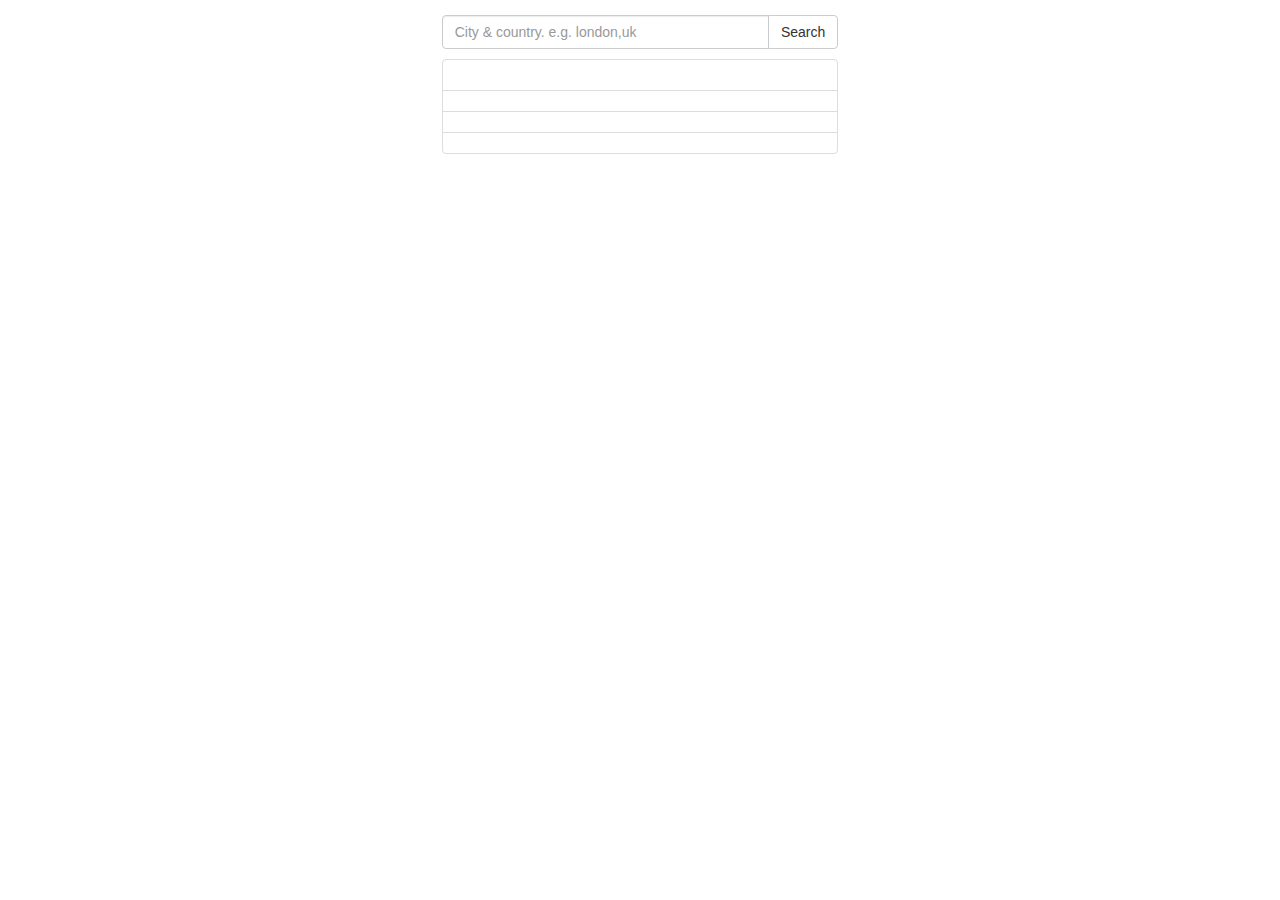
<file: public_html/index.html>
<!DOCTYPE html>
<html>
  <head>
    <title>Weather Forecast</title>
    <meta charset="UTF-8">
    <meta name="viewport" content="width=device-width, initial-scale=1.0">
    <link rel="stylesheet" href="http://maxcdn.bootstrapcdn.com/bootstrap/3.3.6/css/bootstrap.min.css">
    <script src="https://ajax.googleapis.com/ajax/libs/jquery/1.12.0/jquery.min.js"></script>
    <script src="http://maxcdn.bootstrapcdn.com/bootstrap/3.3.6/js/bootstrap.min.js"></script>
    <link rel="icon" type="image/png" href="/images/favicon.png" sizes="16x16">
    <link rel="stylesheet" type="text/css" href="weather.css">
    <script src="weather.js"></script>
  </head>
  <body>

    <div class="container-fluid" id="background">
      <div class="row">
        <div class="col-xs-12 col-sm-8 col-sm-offset-2 col-md-4 col-md-offset-4">
          <div class="input-group">
            <input type="text" class="form-control" id="search-term" placeholder="City & country. e.g. london,uk" >
            <span class="input-group-btn">
              <button class="btn btn-default" id="btn-search" type="button">Search</button>
            </span>
          </div><!-- /input-group -->
        </div>
      </div>

      <div class="row">
        <div class="col-xs-12 col-sm-8 col-sm-offset-2 col-md-4 col-md-offset-4">
          <ul class="list-group">
            <li class="list-group-item">
              <p id="location"></p>
              <div id="coords"></div>
            </li>
            <li class="list-group-item" id="sunrise"></li>
            <li class="list-group-item" id="sunset"></li>
            <li class="list-group-item" id="time-diff"></li>
          </ul>
        </div>
      </div>

      <div class="row">
        <div class="col-xs-12 col-sm-8 col-sm-offset-2 col-md-4 col-md-offset-4"> 
          <div class="panel-group">
          </div>
        </div>
      </div>
      <div id="weather-result"></div>
    </div>
  </body>
</html>
</file>
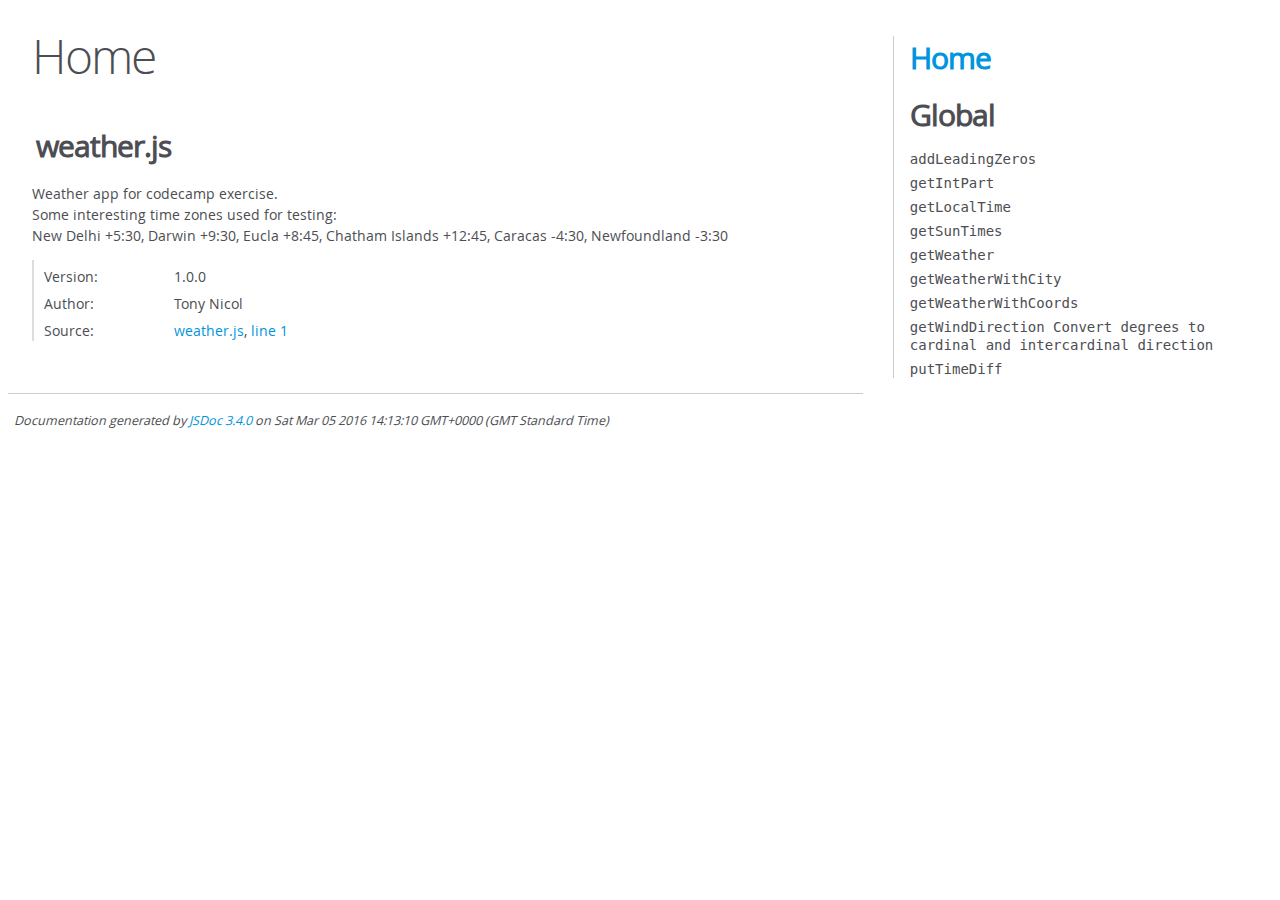
<file: public_html/out/index.html>
<!DOCTYPE html>
<html lang="en">
<head>
    <meta charset="utf-8">
    <title>JSDoc: Home</title>

    <script src="scripts/prettify/prettify.js"> </script>
    <script src="scripts/prettify/lang-css.js"> </script>
    <!--[if lt IE 9]>
      <script src="//html5shiv.googlecode.com/svn/trunk/html5.js"></script>
    <![endif]-->
    <link type="text/css" rel="stylesheet" href="styles/prettify-tomorrow.css">
    <link type="text/css" rel="stylesheet" href="styles/jsdoc-default.css">
</head>

<body>

<div id="main">

    <h1 class="page-title">Home</h1>

    



    


    <h3> </h3>










    












<section>

<header>
    
        <h2>weather.js</h2>
        
    
</header>

<article>
    <div class="container-overview">
    
        
            <div class="description">Weather app for codecamp exercise. <br>
Some interesting time zones used for testing:<br>
New Delhi +5:30, Darwin +9:30, Eucla +8:45, Chatham Islands +12:45, 
Caracas -4:30, Newfoundland -3:30</div>
        

        


<dl class="details">

    
    <dt class="tag-version">Version:</dt>
    <dd class="tag-version"><ul class="dummy"><li>1.0.0</li></ul></dd>
    

    

    

    

    

    

    

    

    
    <dt class="tag-author">Author:</dt>
    <dd class="tag-author">
        <ul>
            <li>Tony Nicol</li>
        </ul>
    </dd>
    

    

    

    

    
    <dt class="tag-source">Source:</dt>
    <dd class="tag-source"><ul class="dummy"><li>
        <a href="weather.js.html">weather.js</a>, <a href="weather.js.html#line1">line 1</a>
    </li></ul></dd>
    

    

    

    
</dl>


        
    
    </div>

    

    

    

     

    

    

    

    

    
</article>

</section>




</div>

<nav>
    <h2><a href="index.html">Home</a></h2><h3>Global</h3><ul><li><a href="global.html#addLeadingZeros">addLeadingZeros</a></li><li><a href="global.html#getIntPart">getIntPart</a></li><li><a href="global.html#getLocalTime">getLocalTime</a></li><li><a href="global.html#getSunTimes">getSunTimes</a></li><li><a href="global.html#getWeather">getWeather</a></li><li><a href="global.html#getWeatherWithCity">getWeatherWithCity</a></li><li><a href="global.html#getWeatherWithCoords">getWeatherWithCoords</a></li><li><a href="global.html#getWindDirectionConvertdegreestocardinalandintercardinaldirection">getWindDirection Convert degrees to cardinal and intercardinal direction</a></li><li><a href="global.html#putTimeDiff">putTimeDiff</a></li></ul>
</nav>

<br class="clear">

<footer>
    Documentation generated by <a href="https://github.com/jsdoc3/jsdoc">JSDoc 3.4.0</a> on Sat Mar 05 2016 14:13:10 GMT+0000 (GMT Standard Time)
</footer>

<script> prettyPrint(); </script>
<script src="scripts/linenumber.js"> </script>
</body>
</html>
</file>
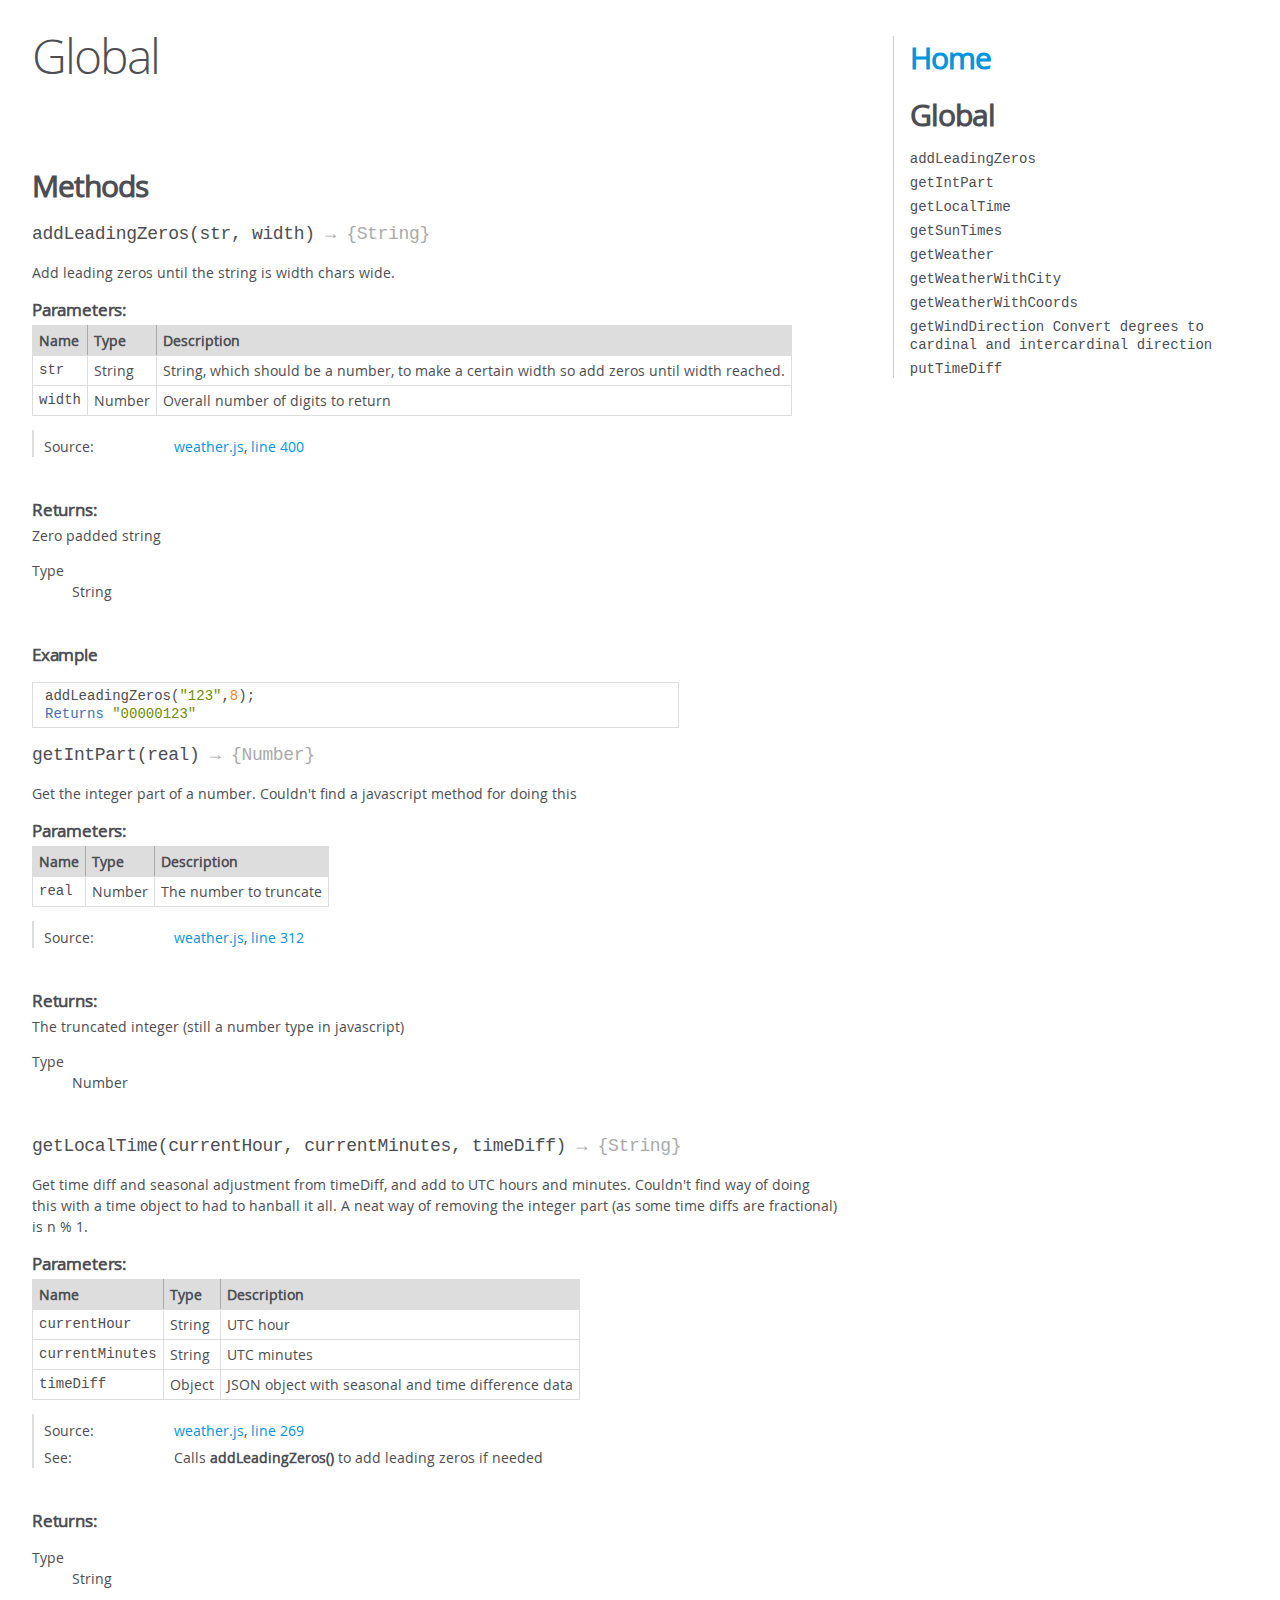
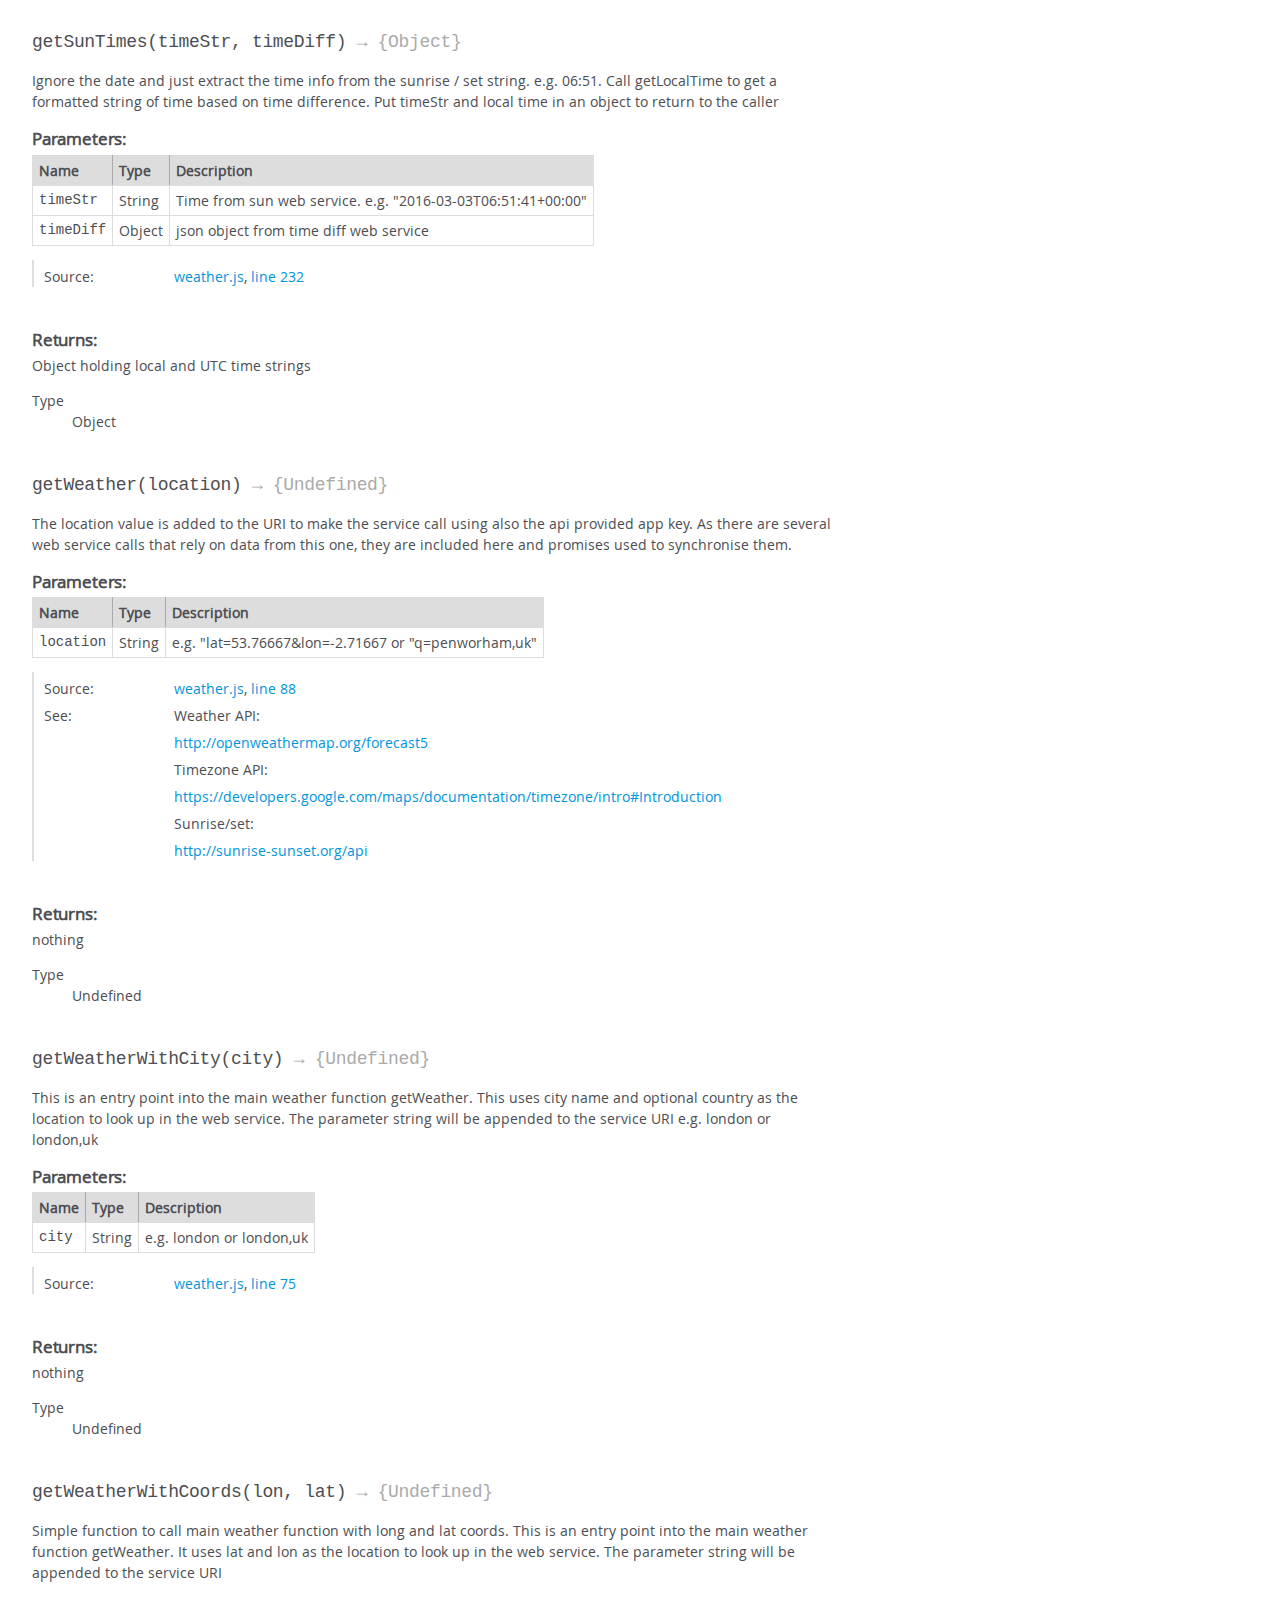
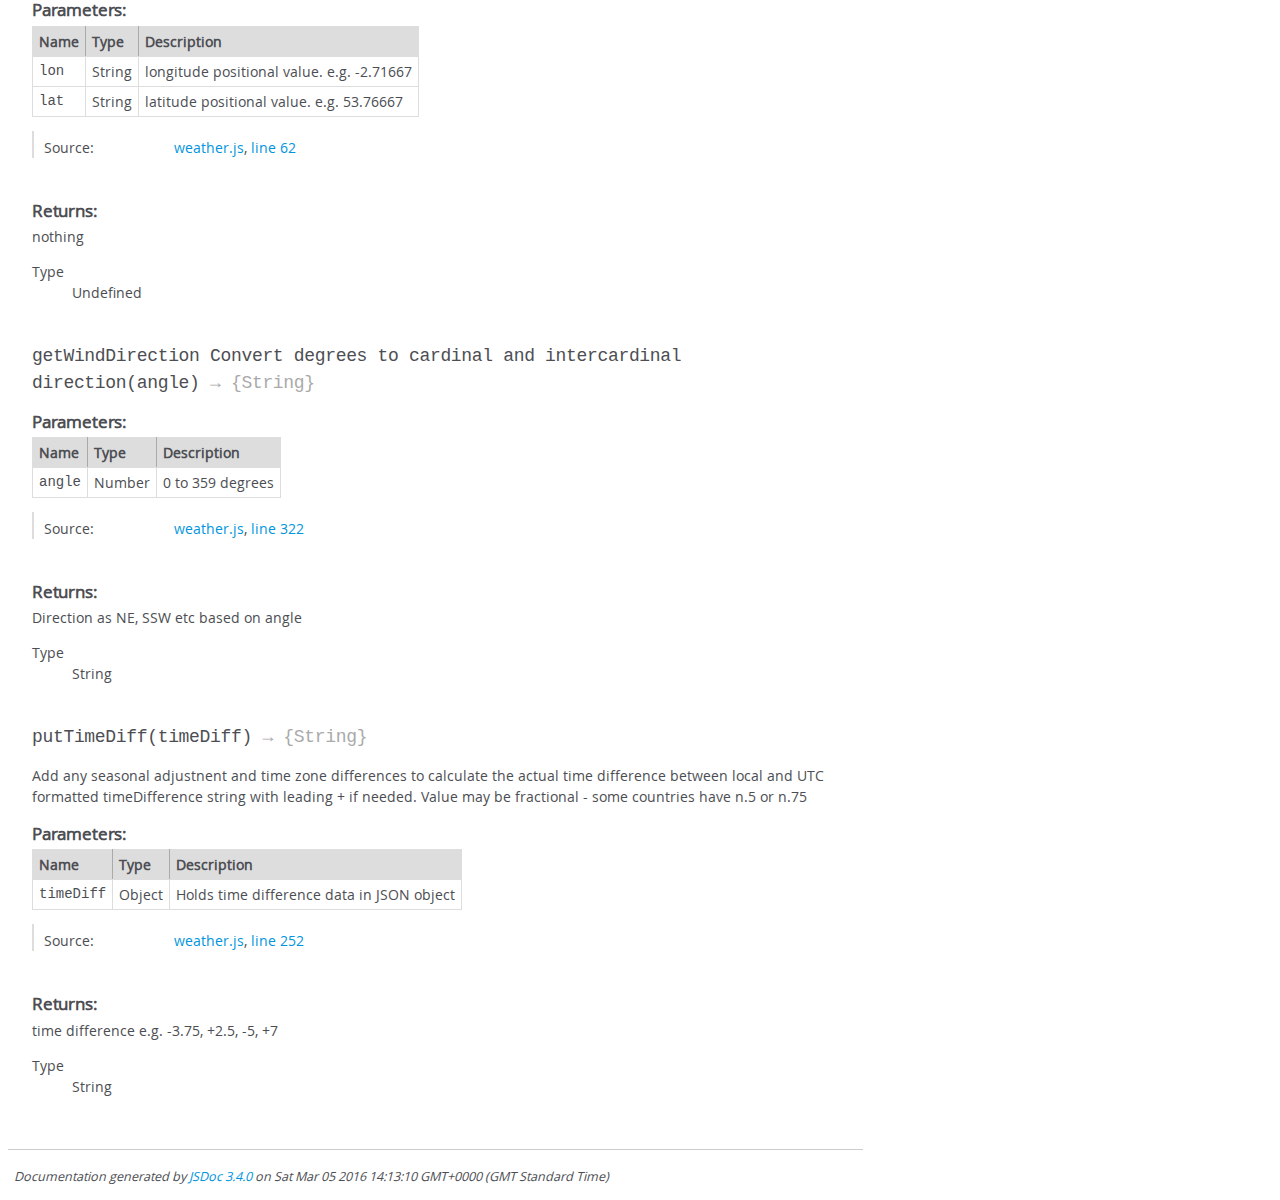
<file: public_html/out/global.html>
<!DOCTYPE html>
<html lang="en">
<head>
    <meta charset="utf-8">
    <title>JSDoc: Global</title>

    <script src="scripts/prettify/prettify.js"> </script>
    <script src="scripts/prettify/lang-css.js"> </script>
    <!--[if lt IE 9]>
      <script src="//html5shiv.googlecode.com/svn/trunk/html5.js"></script>
    <![endif]-->
    <link type="text/css" rel="stylesheet" href="styles/prettify-tomorrow.css">
    <link type="text/css" rel="stylesheet" href="styles/jsdoc-default.css">
</head>

<body>

<div id="main">

    <h1 class="page-title">Global</h1>

    




<section>

<header>
    
        <h2></h2>
        
    
</header>

<article>
    <div class="container-overview">
    
        

        


<dl class="details">

    

    

    

    

    

    

    

    

    

    

    

    

    

    

    

    
</dl>


        
    
    </div>

    

    

    

     

    

    

    
        <h3 class="subsection-title">Methods</h3>

        
            

    

    <h4 class="name" id="addLeadingZeros"><span class="type-signature"></span>addLeadingZeros<span class="signature">(str, width)</span><span class="type-signature"> &rarr; {String}</span></h4>

    



<div class="description">
    Add leading zeros until the string is width chars wide.
</div>









    <h5>Parameters:</h5>
    

<table class="params">
    <thead>
    <tr>
        
        <th>Name</th>
        

        <th>Type</th>

        

        

        <th class="last">Description</th>
    </tr>
    </thead>

    <tbody>
    

        <tr>
            
                <td class="name"><code>str</code></td>
            

            <td class="type">
            
                
<span class="param-type">String</span>


            
            </td>

            

            

            <td class="description last">String, which should be a number, to make a certain width so add zeros until width reached.</td>
        </tr>

    

        <tr>
            
                <td class="name"><code>width</code></td>
            

            <td class="type">
            
                
<span class="param-type">Number</span>


            
            </td>

            

            

            <td class="description last">Overall number of digits to return</td>
        </tr>

    
    </tbody>
</table>






<dl class="details">

    

    

    

    

    

    

    

    

    

    

    

    

    
    <dt class="tag-source">Source:</dt>
    <dd class="tag-source"><ul class="dummy"><li>
        <a href="weather.js.html">weather.js</a>, <a href="weather.js.html#line400">line 400</a>
    </li></ul></dd>
    

    

    

    
</dl>













<h5>Returns:</h5>

        
<div class="param-desc">
    Zero padded string
</div>



<dl>
    <dt>
        Type
    </dt>
    <dd>
        
<span class="param-type">String</span>


    </dd>
</dl>

    


    <h5>Example</h5>
    
    <pre class="prettyprint"><code>addLeadingZeros("123",8);
Returns "00000123"</code></pre>



        
            

    

    <h4 class="name" id="getIntPart"><span class="type-signature"></span>getIntPart<span class="signature">(real)</span><span class="type-signature"> &rarr; {Number}</span></h4>

    



<div class="description">
    Get the integer part of a number. Couldn't find a javascript method for doing this
</div>









    <h5>Parameters:</h5>
    

<table class="params">
    <thead>
    <tr>
        
        <th>Name</th>
        

        <th>Type</th>

        

        

        <th class="last">Description</th>
    </tr>
    </thead>

    <tbody>
    

        <tr>
            
                <td class="name"><code>real</code></td>
            

            <td class="type">
            
                
<span class="param-type">Number</span>


            
            </td>

            

            

            <td class="description last">The number to truncate</td>
        </tr>

    
    </tbody>
</table>






<dl class="details">

    

    

    

    

    

    

    

    

    

    

    

    

    
    <dt class="tag-source">Source:</dt>
    <dd class="tag-source"><ul class="dummy"><li>
        <a href="weather.js.html">weather.js</a>, <a href="weather.js.html#line312">line 312</a>
    </li></ul></dd>
    

    

    

    
</dl>













<h5>Returns:</h5>

        
<div class="param-desc">
    The truncated integer (still a number type in javascript)
</div>



<dl>
    <dt>
        Type
    </dt>
    <dd>
        
<span class="param-type">Number</span>


    </dd>
</dl>

    



        
            

    

    <h4 class="name" id="getLocalTime"><span class="type-signature"></span>getLocalTime<span class="signature">(currentHour, currentMinutes, timeDiff)</span><span class="type-signature"> &rarr; {String}</span></h4>

    



<div class="description">
    Get time diff and seasonal adjustment from timeDiff, and add to UTC hours and minutes.
Couldn't find  way of doing this with a time object to had to hanball it all. A neat
way of removing the integer part (as some time diffs are fractional) is n % 1.
</div>









    <h5>Parameters:</h5>
    

<table class="params">
    <thead>
    <tr>
        
        <th>Name</th>
        

        <th>Type</th>

        

        

        <th class="last">Description</th>
    </tr>
    </thead>

    <tbody>
    

        <tr>
            
                <td class="name"><code>currentHour</code></td>
            

            <td class="type">
            
                
<span class="param-type">String</span>


            
            </td>

            

            

            <td class="description last">UTC hour</td>
        </tr>

    

        <tr>
            
                <td class="name"><code>currentMinutes</code></td>
            

            <td class="type">
            
                
<span class="param-type">String</span>


            
            </td>

            

            

            <td class="description last">UTC minutes</td>
        </tr>

    

        <tr>
            
                <td class="name"><code>timeDiff</code></td>
            

            <td class="type">
            
                
<span class="param-type">Object</span>


            
            </td>

            

            

            <td class="description last">JSON object with seasonal and time difference data</td>
        </tr>

    
    </tbody>
</table>






<dl class="details">

    

    

    

    

    

    

    

    

    

    

    

    

    
    <dt class="tag-source">Source:</dt>
    <dd class="tag-source"><ul class="dummy"><li>
        <a href="weather.js.html">weather.js</a>, <a href="weather.js.html#line269">line 269</a>
    </li></ul></dd>
    

    

    
    <dt class="tag-see">See:</dt>
    <dd class="tag-see">
        <ul>
            <li>Calls <b>addLeadingZeros()</b> to add leading zeros if needed</li>
        </ul>
    </dd>
    

    
</dl>













<h5>Returns:</h5>

        


<dl>
    <dt>
        Type
    </dt>
    <dd>
        
<span class="param-type">String</span>


    </dd>
</dl>

    



        
            

    

    <h4 class="name" id="getSunTimes"><span class="type-signature"></span>getSunTimes<span class="signature">(timeStr, timeDiff)</span><span class="type-signature"> &rarr; {Object}</span></h4>

    



<div class="description">
    Ignore the date and just extract the time info from the sunrise / set string.  e.g. 06:51. 
Call getLocalTime to get a formatted string of time based on time difference. Put timeStr and local time
in an object to return to the caller
</div>









    <h5>Parameters:</h5>
    

<table class="params">
    <thead>
    <tr>
        
        <th>Name</th>
        

        <th>Type</th>

        

        

        <th class="last">Description</th>
    </tr>
    </thead>

    <tbody>
    

        <tr>
            
                <td class="name"><code>timeStr</code></td>
            

            <td class="type">
            
                
<span class="param-type">String</span>


            
            </td>

            

            

            <td class="description last">Time from sun web service. e.g.  "2016-03-03T06:51:41+00:00"</td>
        </tr>

    

        <tr>
            
                <td class="name"><code>timeDiff</code></td>
            

            <td class="type">
            
                
<span class="param-type">Object</span>


            
            </td>

            

            

            <td class="description last">json object  from time diff web service</td>
        </tr>

    
    </tbody>
</table>






<dl class="details">

    

    

    

    

    

    

    

    

    

    

    

    

    
    <dt class="tag-source">Source:</dt>
    <dd class="tag-source"><ul class="dummy"><li>
        <a href="weather.js.html">weather.js</a>, <a href="weather.js.html#line232">line 232</a>
    </li></ul></dd>
    

    

    

    
</dl>













<h5>Returns:</h5>

        
<div class="param-desc">
    Object holding local and UTC time strings
</div>



<dl>
    <dt>
        Type
    </dt>
    <dd>
        
<span class="param-type">Object</span>


    </dd>
</dl>

    



        
            

    

    <h4 class="name" id="getWeather"><span class="type-signature"></span>getWeather<span class="signature">(location)</span><span class="type-signature"> &rarr; {Undefined}</span></h4>

    



<div class="description">
    The location value is added to the URI to make the service call using also the api provided app key.
As there are several web service calls that rely on data from this one, they are included here and promises used 
to synchronise them.
</div>









    <h5>Parameters:</h5>
    

<table class="params">
    <thead>
    <tr>
        
        <th>Name</th>
        

        <th>Type</th>

        

        

        <th class="last">Description</th>
    </tr>
    </thead>

    <tbody>
    

        <tr>
            
                <td class="name"><code>location</code></td>
            

            <td class="type">
            
                
<span class="param-type">String</span>


            
            </td>

            

            

            <td class="description last">e.g.  "lat=53.76667&lon=-2.71667 or  "q=penworham,uk"</td>
        </tr>

    
    </tbody>
</table>






<dl class="details">

    

    

    

    

    

    

    

    

    

    

    

    

    
    <dt class="tag-source">Source:</dt>
    <dd class="tag-source"><ul class="dummy"><li>
        <a href="weather.js.html">weather.js</a>, <a href="weather.js.html#line88">line 88</a>
    </li></ul></dd>
    

    

    
    <dt class="tag-see">See:</dt>
    <dd class="tag-see">
        <ul>
            <li>Weather API:</li>
        
            <li><a href="http://openweathermap.org/forecast5">http://openweathermap.org/forecast5</a></li>
        
            <li>Timezone API:</li>
        
            <li><a href="https://developers.google.com/maps/documentation/timezone/intro#Introduction">https://developers.google.com/maps/documentation/timezone/intro#Introduction</a></li>
        
            <li>Sunrise/set:</li>
        
            <li><a href="http://sunrise-sunset.org/api">http://sunrise-sunset.org/api</a></li>
        </ul>
    </dd>
    

    
</dl>













<h5>Returns:</h5>

        
<div class="param-desc">
    nothing
</div>



<dl>
    <dt>
        Type
    </dt>
    <dd>
        
<span class="param-type">Undefined</span>


    </dd>
</dl>

    



        
            

    

    <h4 class="name" id="getWeatherWithCity"><span class="type-signature"></span>getWeatherWithCity<span class="signature">(city)</span><span class="type-signature"> &rarr; {Undefined}</span></h4>

    



<div class="description">
    This is an entry point into the main weather function getWeather.  This uses city name and optional country as 
the location to look up in the web service. The parameter string will be appended to the service URI
e.g. london or london,uk
</div>









    <h5>Parameters:</h5>
    

<table class="params">
    <thead>
    <tr>
        
        <th>Name</th>
        

        <th>Type</th>

        

        

        <th class="last">Description</th>
    </tr>
    </thead>

    <tbody>
    

        <tr>
            
                <td class="name"><code>city</code></td>
            

            <td class="type">
            
                
<span class="param-type">String</span>


            
            </td>

            

            

            <td class="description last">e.g. london or london,uk</td>
        </tr>

    
    </tbody>
</table>






<dl class="details">

    

    

    

    

    

    

    

    

    

    

    

    

    
    <dt class="tag-source">Source:</dt>
    <dd class="tag-source"><ul class="dummy"><li>
        <a href="weather.js.html">weather.js</a>, <a href="weather.js.html#line75">line 75</a>
    </li></ul></dd>
    

    

    

    
</dl>













<h5>Returns:</h5>

        
<div class="param-desc">
    nothing
</div>



<dl>
    <dt>
        Type
    </dt>
    <dd>
        
<span class="param-type">Undefined</span>


    </dd>
</dl>

    



        
            

    

    <h4 class="name" id="getWeatherWithCoords"><span class="type-signature"></span>getWeatherWithCoords<span class="signature">(lon, lat)</span><span class="type-signature"> &rarr; {Undefined}</span></h4>

    



<div class="description">
    Simple function to call main weather function with long and lat coords.
This is an entry point into the main weather function getWeather.  It uses lat and lon as the location to 
look up in the web service. The parameter string will be appended to the service URI
</div>









    <h5>Parameters:</h5>
    

<table class="params">
    <thead>
    <tr>
        
        <th>Name</th>
        

        <th>Type</th>

        

        

        <th class="last">Description</th>
    </tr>
    </thead>

    <tbody>
    

        <tr>
            
                <td class="name"><code>lon</code></td>
            

            <td class="type">
            
                
<span class="param-type">String</span>


            
            </td>

            

            

            <td class="description last">longitude positional value. e.g. -2.71667</td>
        </tr>

    

        <tr>
            
                <td class="name"><code>lat</code></td>
            

            <td class="type">
            
                
<span class="param-type">String</span>


            
            </td>

            

            

            <td class="description last">latitude positional value. e.g. 53.76667</td>
        </tr>

    
    </tbody>
</table>






<dl class="details">

    

    

    

    

    

    

    

    

    

    

    

    

    
    <dt class="tag-source">Source:</dt>
    <dd class="tag-source"><ul class="dummy"><li>
        <a href="weather.js.html">weather.js</a>, <a href="weather.js.html#line62">line 62</a>
    </li></ul></dd>
    

    

    

    
</dl>













<h5>Returns:</h5>

        
<div class="param-desc">
    nothing
</div>



<dl>
    <dt>
        Type
    </dt>
    <dd>
        
<span class="param-type">Undefined</span>


    </dd>
</dl>

    



        
            

    

    <h4 class="name" id="getWindDirectionConvertdegreestocardinalandintercardinaldirection"><span class="type-signature"></span>getWindDirection Convert degrees to cardinal and intercardinal direction<span class="signature">(angle)</span><span class="type-signature"> &rarr; {String}</span></h4>

    











    <h5>Parameters:</h5>
    

<table class="params">
    <thead>
    <tr>
        
        <th>Name</th>
        

        <th>Type</th>

        

        

        <th class="last">Description</th>
    </tr>
    </thead>

    <tbody>
    

        <tr>
            
                <td class="name"><code>angle</code></td>
            

            <td class="type">
            
                
<span class="param-type">Number</span>


            
            </td>

            

            

            <td class="description last">0 to 359 degrees</td>
        </tr>

    
    </tbody>
</table>






<dl class="details">

    

    

    

    

    

    

    

    

    

    

    

    

    
    <dt class="tag-source">Source:</dt>
    <dd class="tag-source"><ul class="dummy"><li>
        <a href="weather.js.html">weather.js</a>, <a href="weather.js.html#line322">line 322</a>
    </li></ul></dd>
    

    

    

    
</dl>













<h5>Returns:</h5>

        
<div class="param-desc">
    Direction as NE, SSW etc based on angle
</div>



<dl>
    <dt>
        Type
    </dt>
    <dd>
        
<span class="param-type">String</span>


    </dd>
</dl>

    



        
            

    

    <h4 class="name" id="putTimeDiff"><span class="type-signature"></span>putTimeDiff<span class="signature">(timeDiff)</span><span class="type-signature"> &rarr; {String}</span></h4>

    



<div class="description">
    Add any seasonal adjustnent and time zone differences to calculate the actual time difference between local and UTC
formatted timeDifference string with leading + if needed. Value may be fractional - some countries have n.5 or n.75
</div>









    <h5>Parameters:</h5>
    

<table class="params">
    <thead>
    <tr>
        
        <th>Name</th>
        

        <th>Type</th>

        

        

        <th class="last">Description</th>
    </tr>
    </thead>

    <tbody>
    

        <tr>
            
                <td class="name"><code>timeDiff</code></td>
            

            <td class="type">
            
                
<span class="param-type">Object</span>


            
            </td>

            

            

            <td class="description last">Holds time difference data in JSON object</td>
        </tr>

    
    </tbody>
</table>






<dl class="details">

    

    

    

    

    

    

    

    

    

    

    

    

    
    <dt class="tag-source">Source:</dt>
    <dd class="tag-source"><ul class="dummy"><li>
        <a href="weather.js.html">weather.js</a>, <a href="weather.js.html#line252">line 252</a>
    </li></ul></dd>
    

    

    

    
</dl>













<h5>Returns:</h5>

        
<div class="param-desc">
    time difference e.g. -3.75, +2.5, -5, +7
</div>



<dl>
    <dt>
        Type
    </dt>
    <dd>
        
<span class="param-type">String</span>


    </dd>
</dl>

    



        
    

    

    
</article>

</section>




</div>

<nav>
    <h2><a href="index.html">Home</a></h2><h3>Global</h3><ul><li><a href="global.html#addLeadingZeros">addLeadingZeros</a></li><li><a href="global.html#getIntPart">getIntPart</a></li><li><a href="global.html#getLocalTime">getLocalTime</a></li><li><a href="global.html#getSunTimes">getSunTimes</a></li><li><a href="global.html#getWeather">getWeather</a></li><li><a href="global.html#getWeatherWithCity">getWeatherWithCity</a></li><li><a href="global.html#getWeatherWithCoords">getWeatherWithCoords</a></li><li><a href="global.html#getWindDirectionConvertdegreestocardinalandintercardinaldirection">getWindDirection Convert degrees to cardinal and intercardinal direction</a></li><li><a href="global.html#putTimeDiff">putTimeDiff</a></li></ul>
</nav>

<br class="clear">

<footer>
    Documentation generated by <a href="https://github.com/jsdoc3/jsdoc">JSDoc 3.4.0</a> on Sat Mar 05 2016 14:13:10 GMT+0000 (GMT Standard Time)
</footer>

<script> prettyPrint(); </script>
<script src="scripts/linenumber.js"> </script>
</body>
</html>
</file>
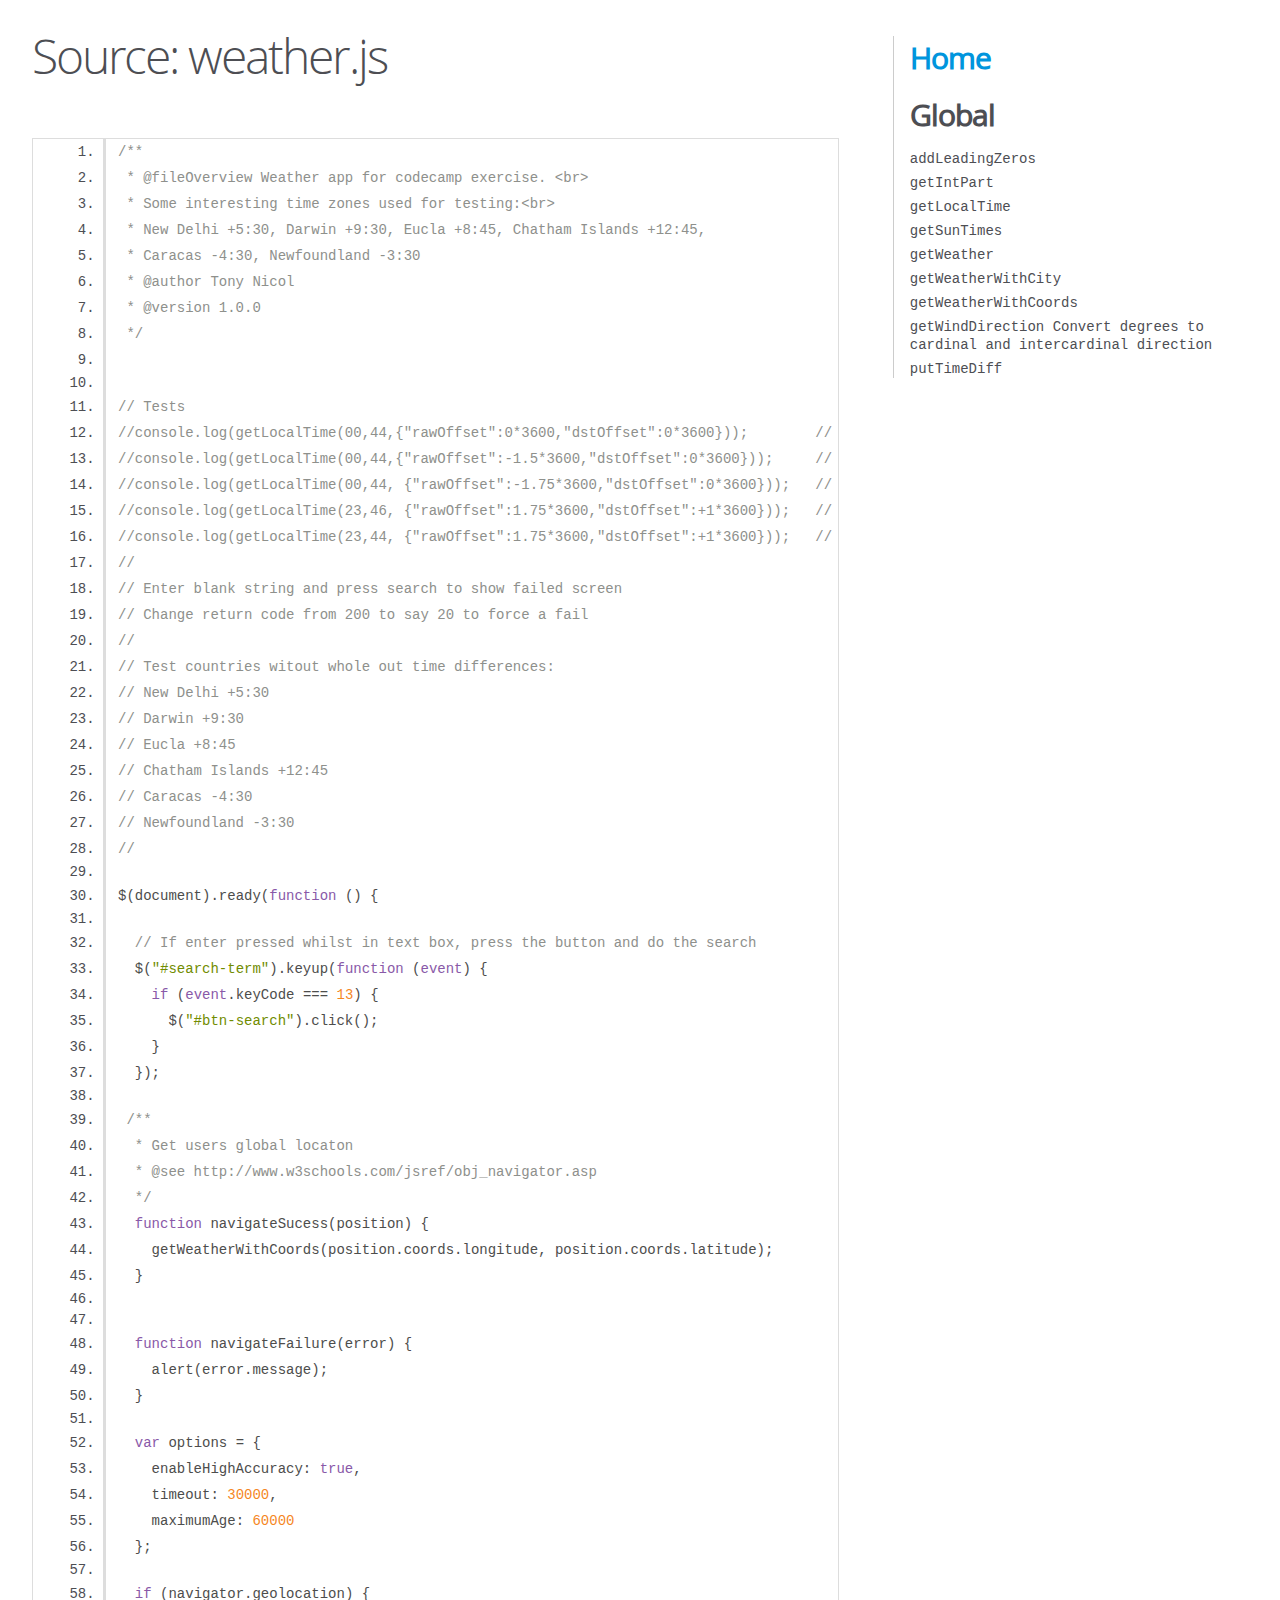
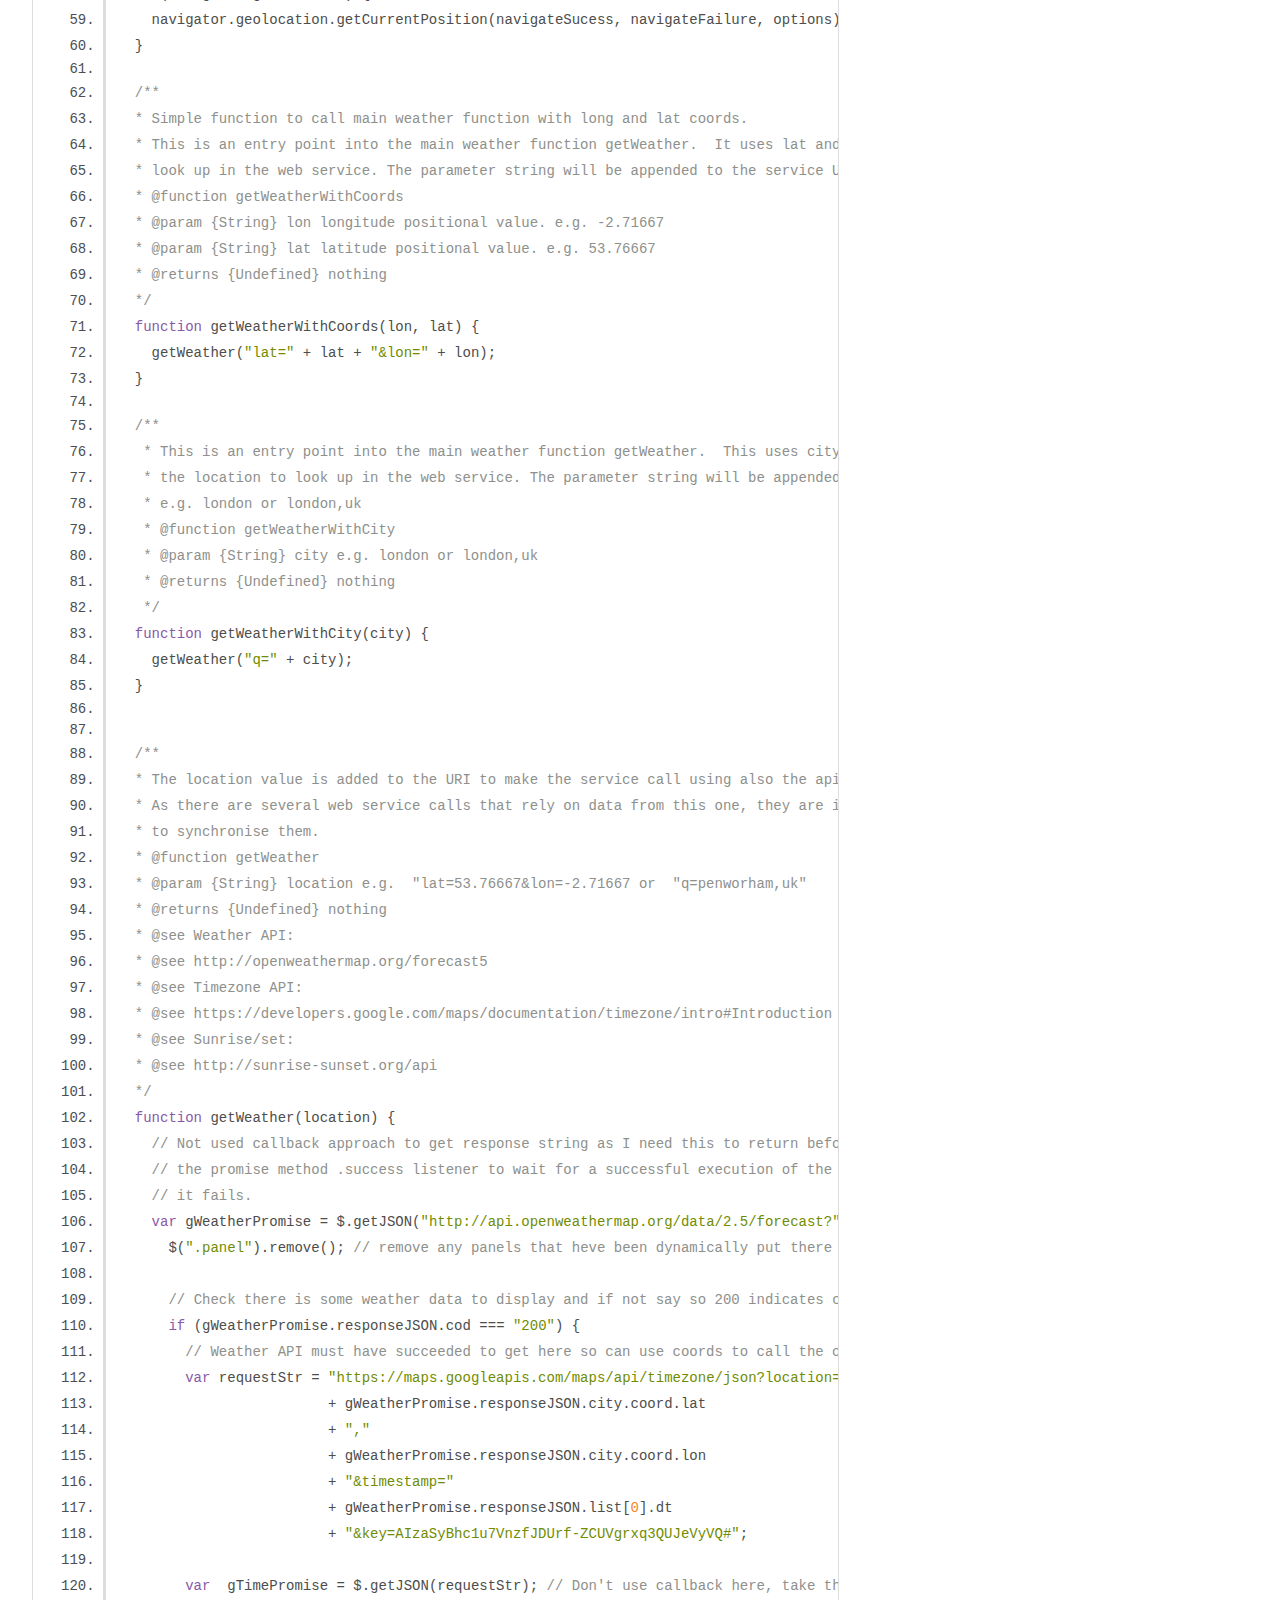
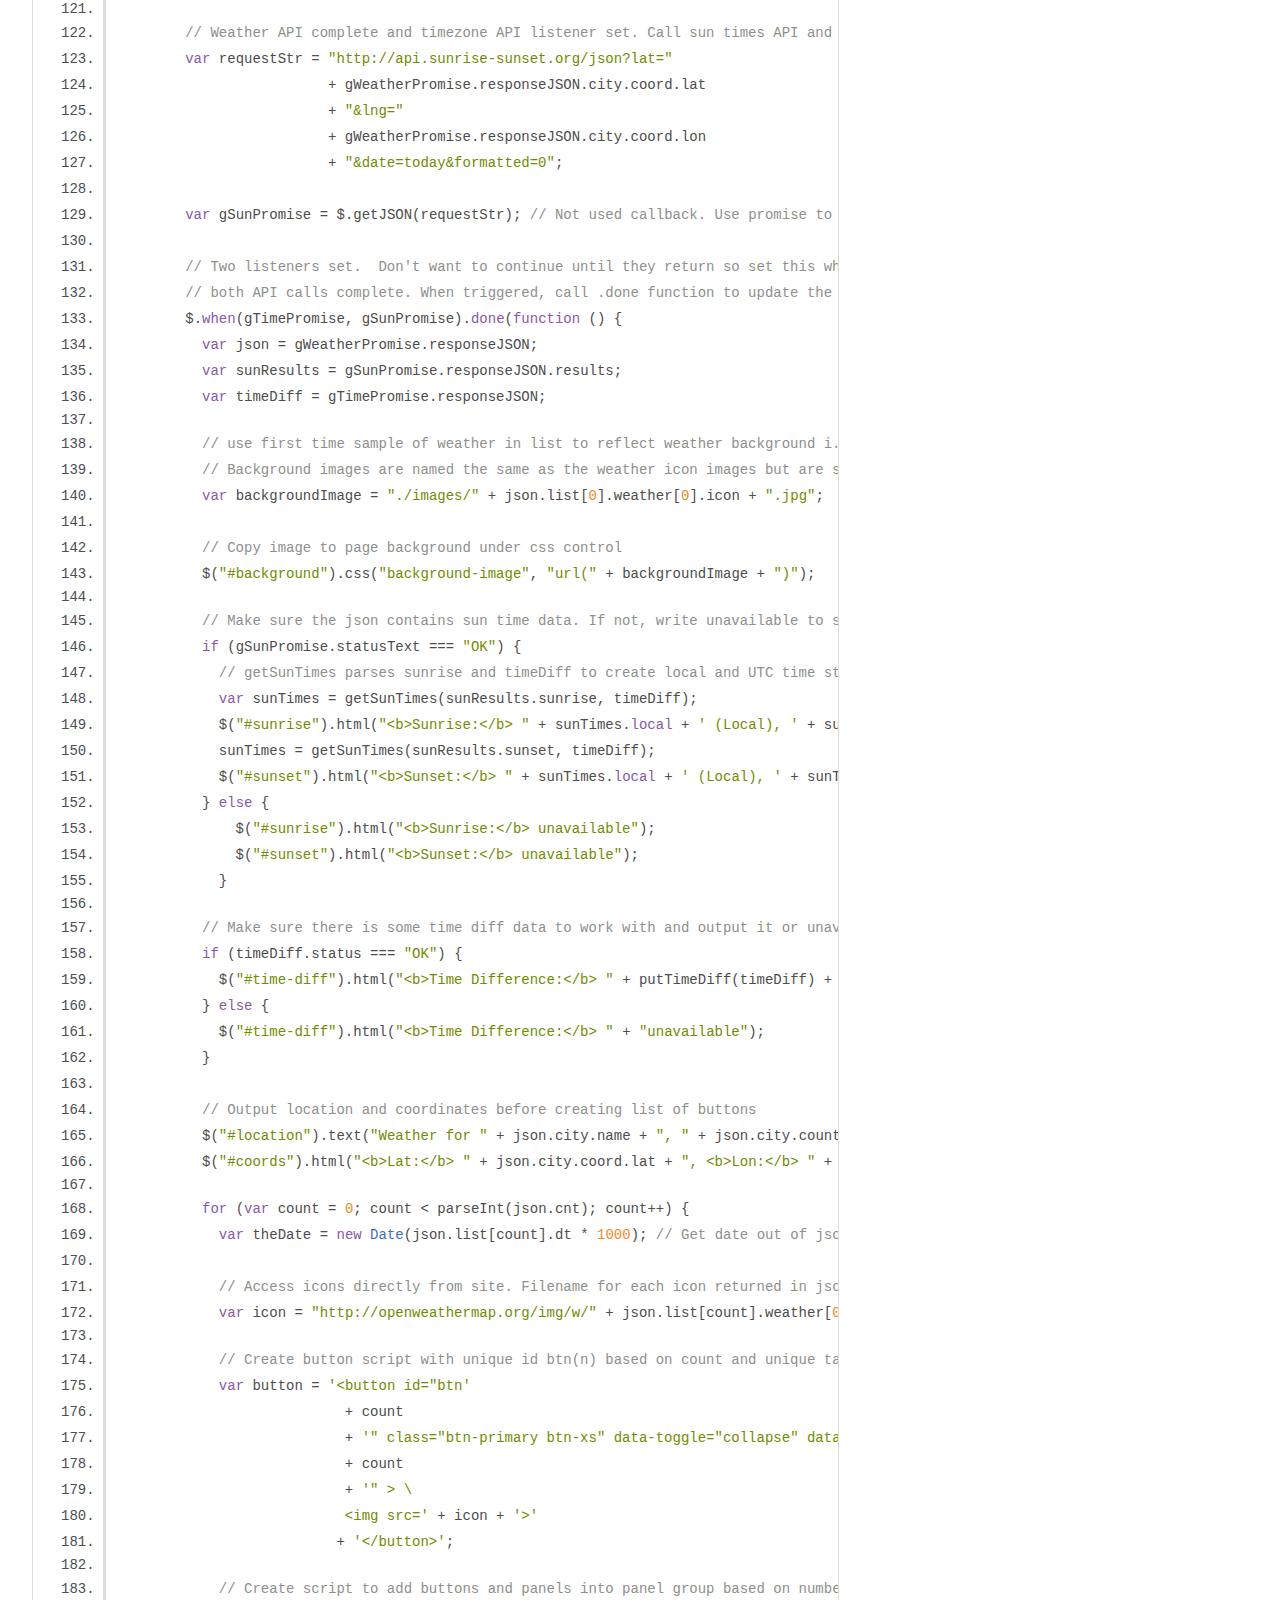
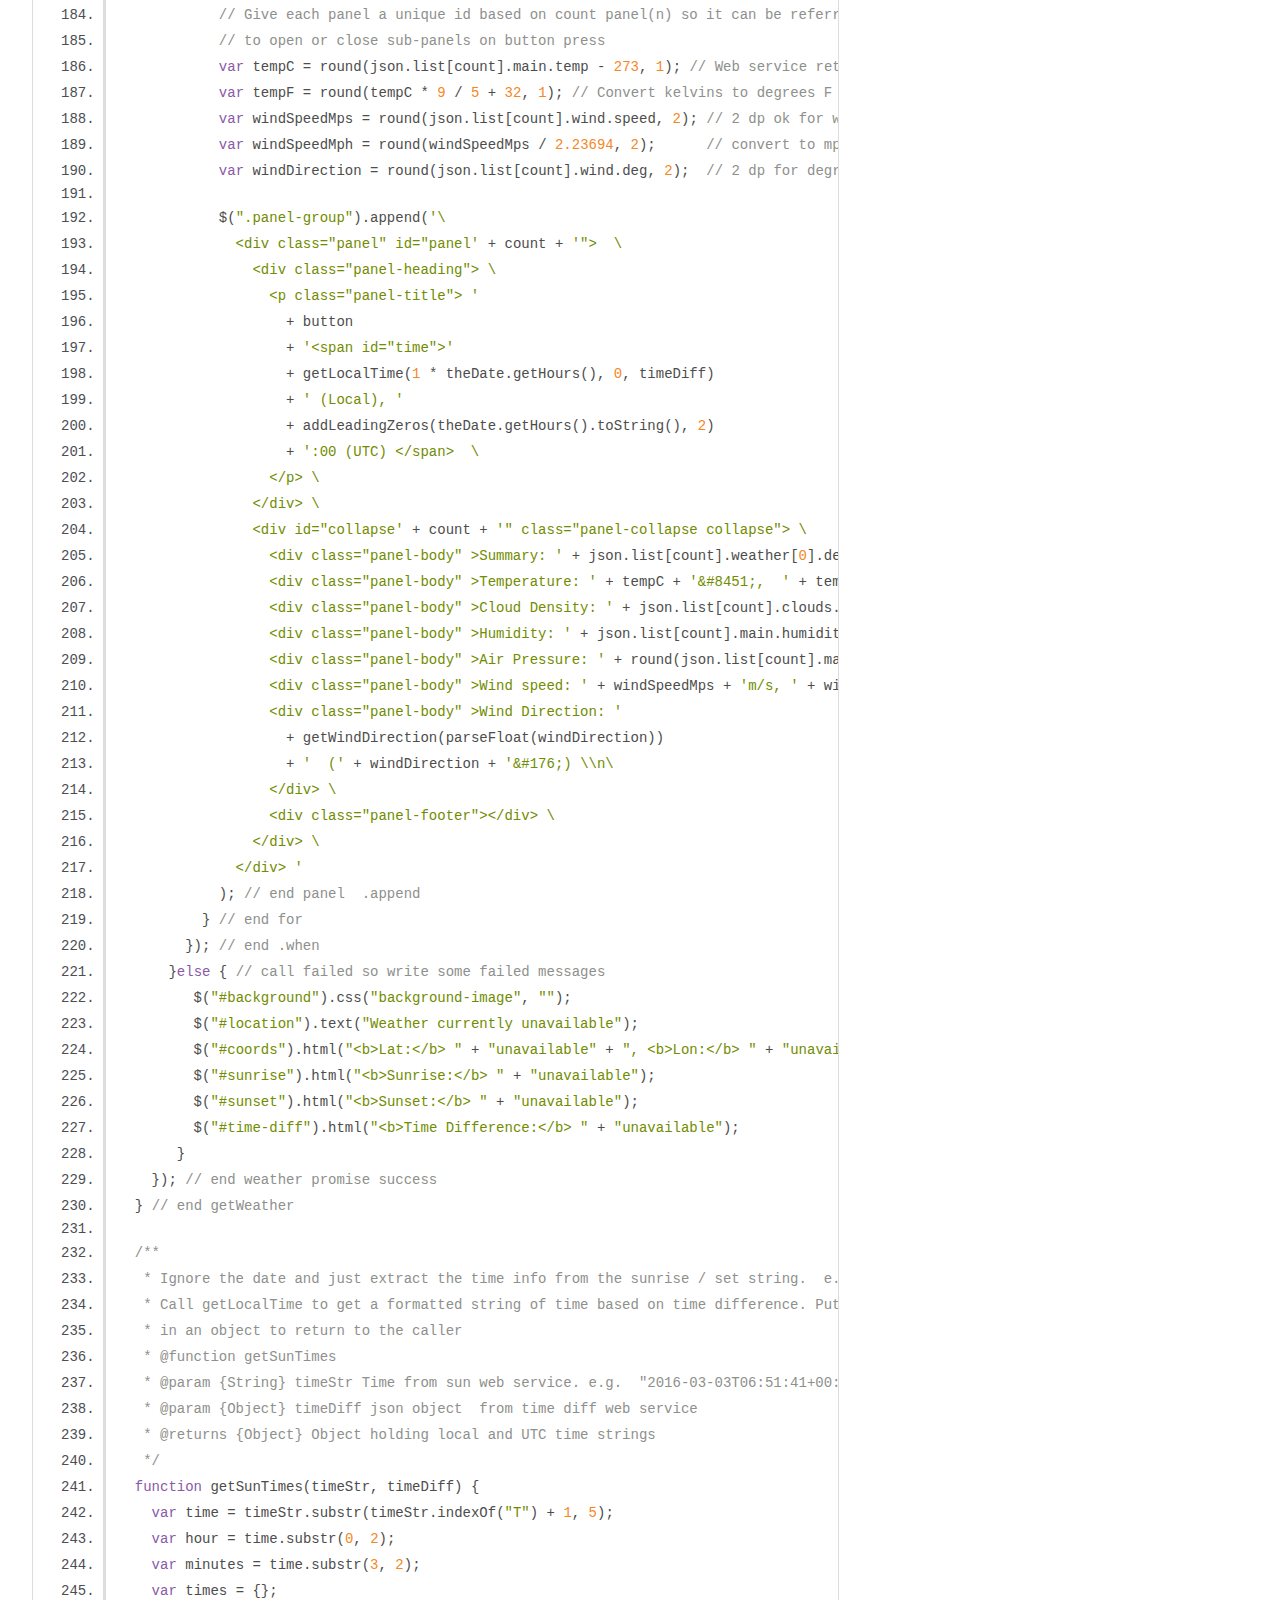
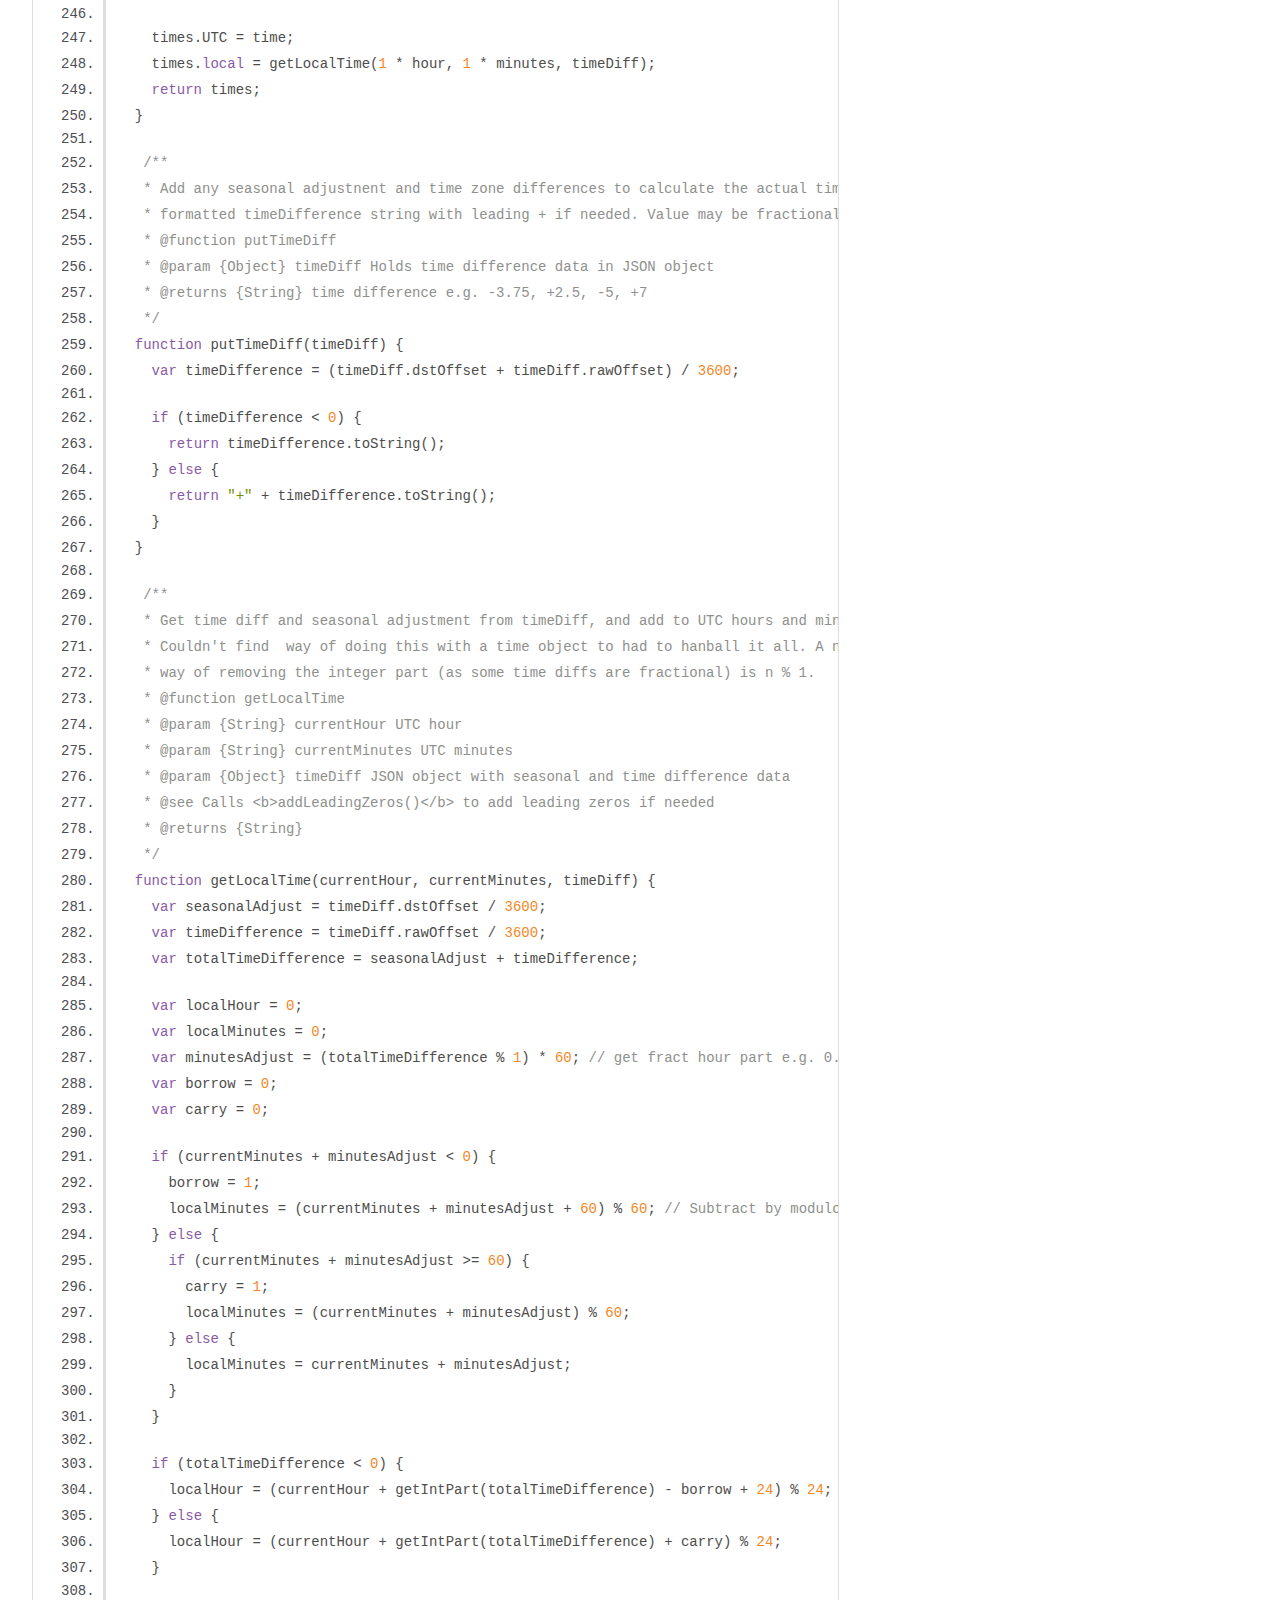
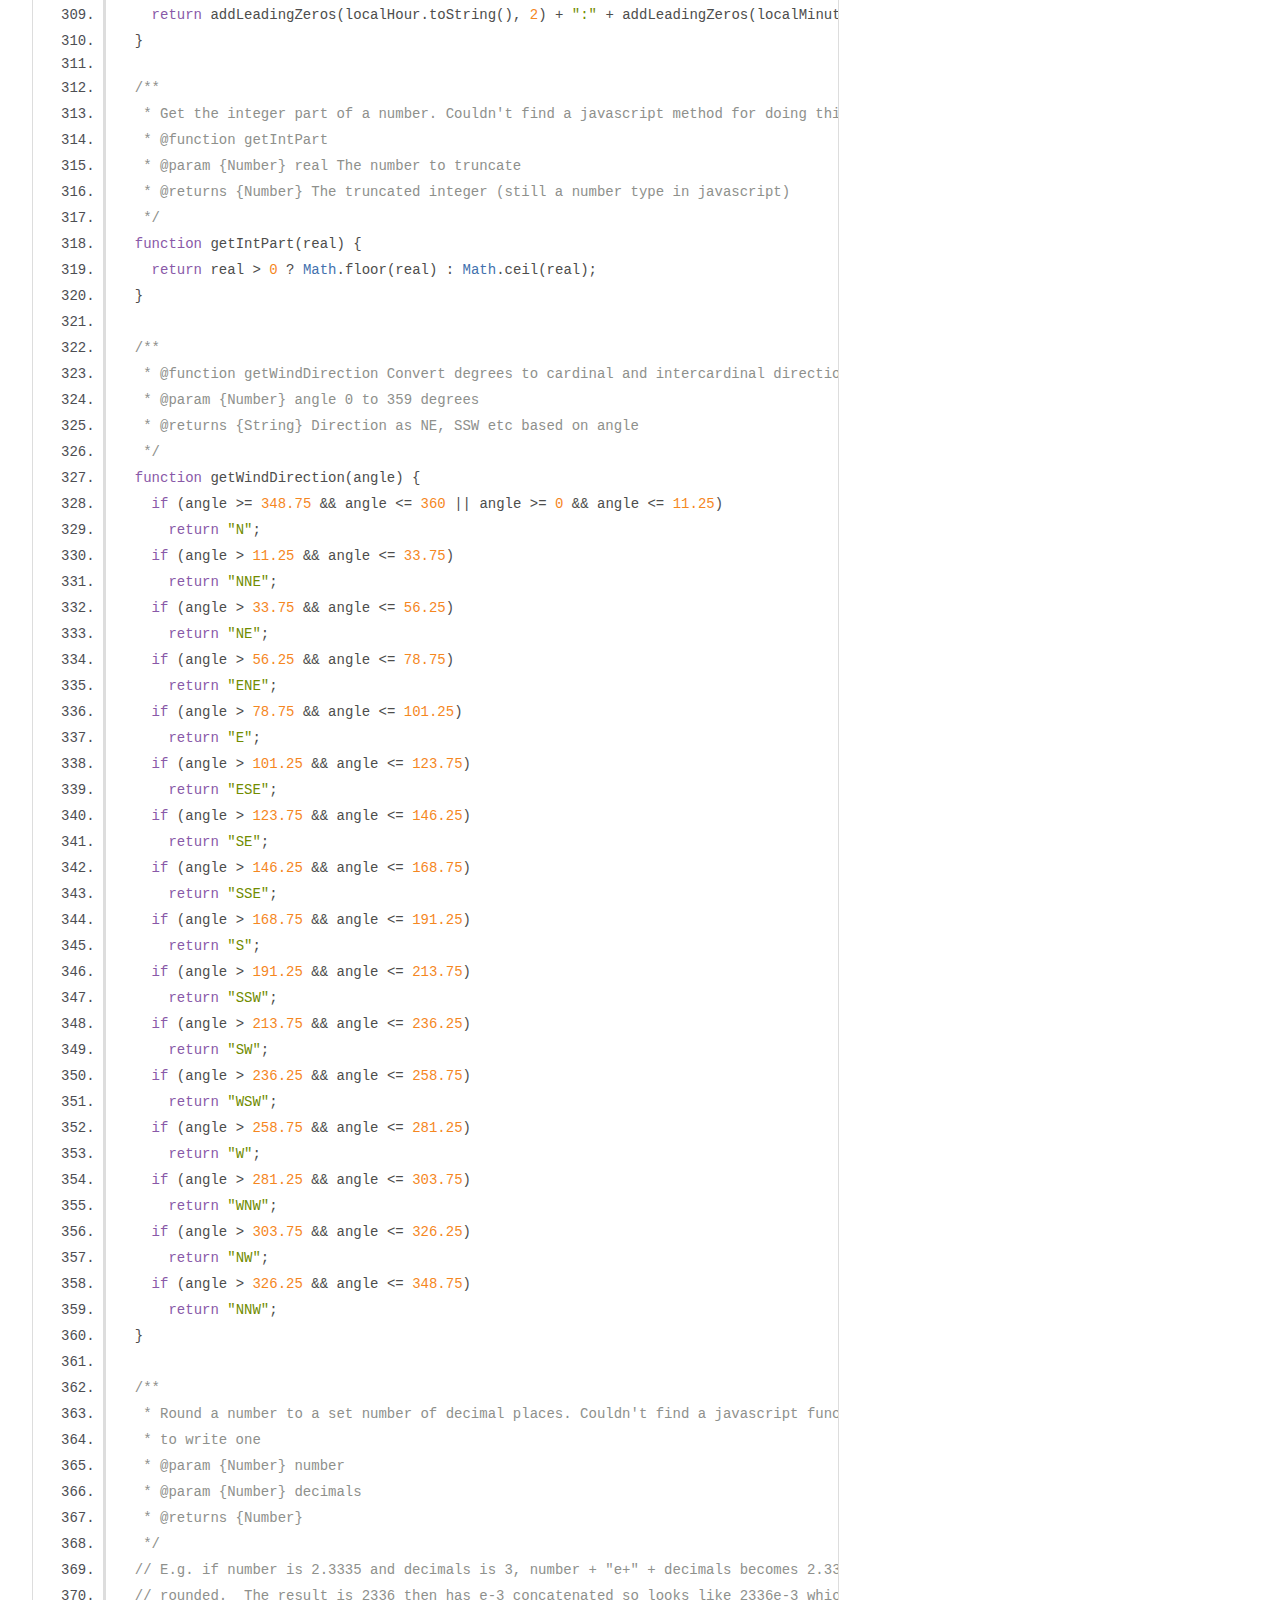
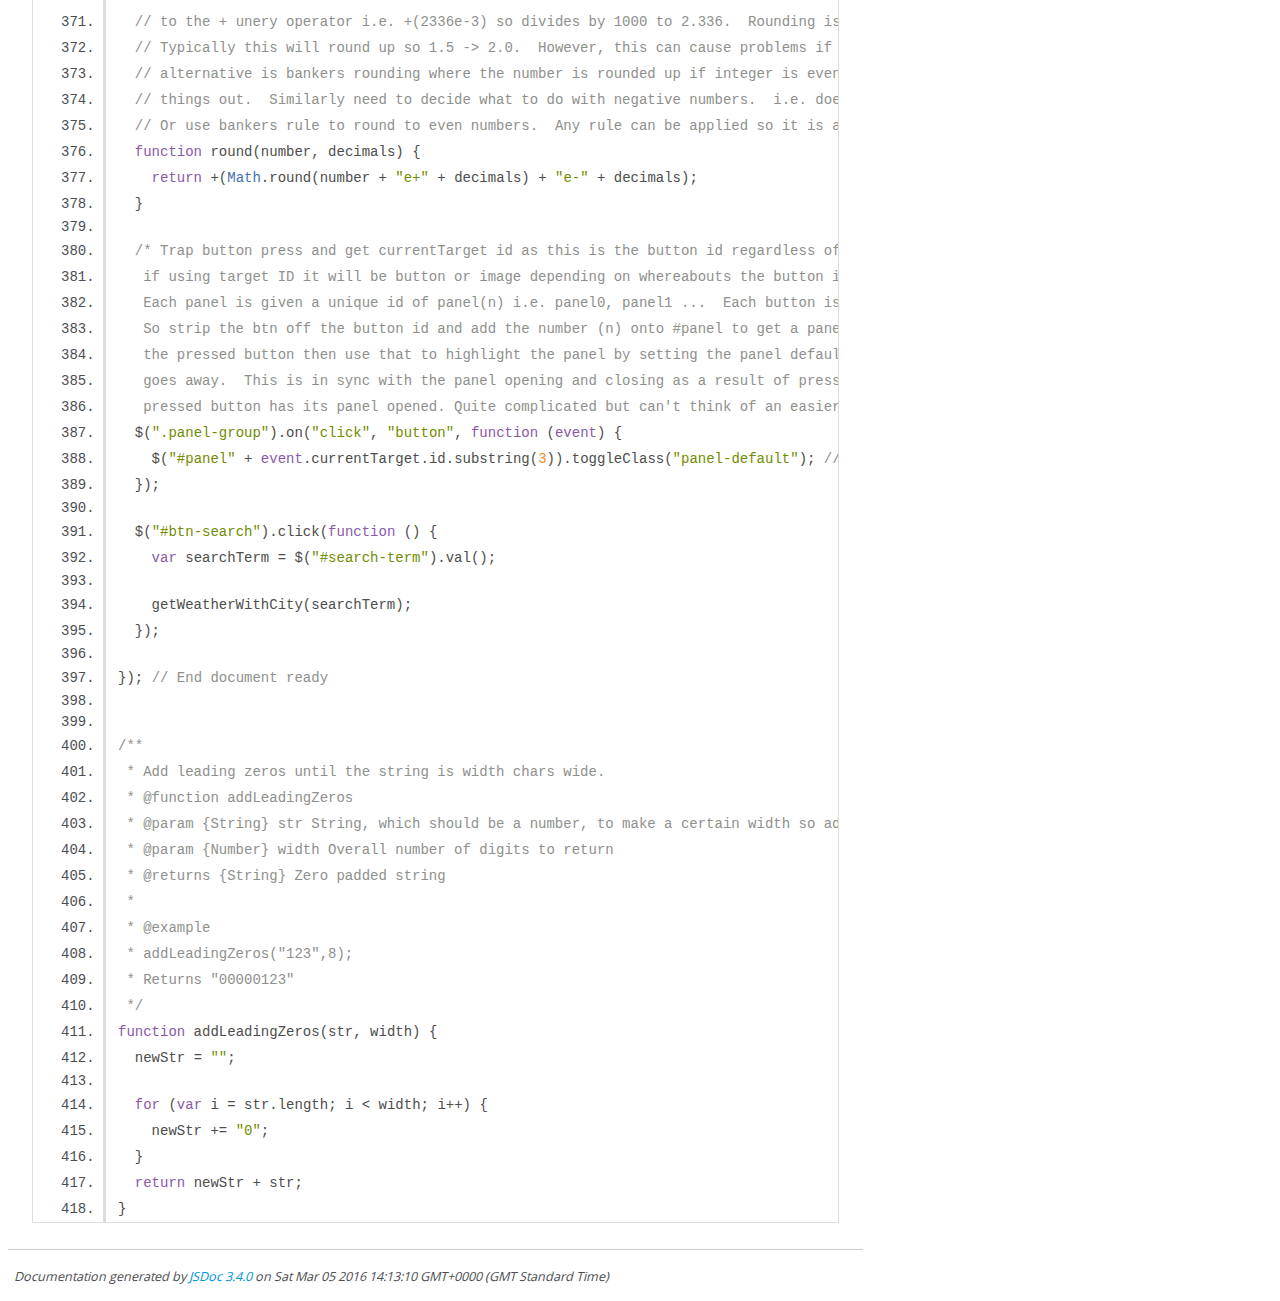
<file: public_html/out/weather.js.html>
<!DOCTYPE html>
<html lang="en">
<head>
    <meta charset="utf-8">
    <title>JSDoc: Source: weather.js</title>

    <script src="scripts/prettify/prettify.js"> </script>
    <script src="scripts/prettify/lang-css.js"> </script>
    <!--[if lt IE 9]>
      <script src="//html5shiv.googlecode.com/svn/trunk/html5.js"></script>
    <![endif]-->
    <link type="text/css" rel="stylesheet" href="styles/prettify-tomorrow.css">
    <link type="text/css" rel="stylesheet" href="styles/jsdoc-default.css">
</head>

<body>

<div id="main">

    <h1 class="page-title">Source: weather.js</h1>

    



    
    <section>
        <article>
            <pre class="prettyprint source linenums"><code>/**
 * @fileOverview Weather app for codecamp exercise. &lt;br>
 * Some interesting time zones used for testing:&lt;br>
 * New Delhi +5:30, Darwin +9:30, Eucla +8:45, Chatham Islands +12:45, 
 * Caracas -4:30, Newfoundland -3:30 
 * @author Tony Nicol
 * @version 1.0.0
 */
 

// Tests  
//console.log(getLocalTime(00,44,{"rawOffset":0*3600,"dstOffset":0*3600}));        // 00:44:00
//console.log(getLocalTime(00,44,{"rawOffset":-1.5*3600,"dstOffset":0*3600}));     // 23:14:00
//console.log(getLocalTime(00,44, {"rawOffset":-1.75*3600,"dstOffset":0*3600}));   // 22:59:00
//console.log(getLocalTime(23,46, {"rawOffset":1.75*3600,"dstOffset":+1*3600}));   // 02:31:00
//console.log(getLocalTime(23,44, {"rawOffset":1.75*3600,"dstOffset":+1*3600}));   // 02:29:00
//
// Enter blank string and press search to show failed screen
// Change return code from 200 to say 20 to force a fail
//
// Test countries witout whole out time differences:
// New Delhi +5:30
// Darwin +9:30
// Eucla +8:45
// Chatham Islands +12:45
// Caracas -4:30
// Newfoundland -3:30
//

$(document).ready(function () {

  // If enter pressed whilst in text box, press the button and do the search
  $("#search-term").keyup(function (event) {
    if (event.keyCode === 13) {
      $("#btn-search").click();
    }
  });

 /** 
  * Get users global locaton
  * @see http://www.w3schools.com/jsref/obj_navigator.asp
  */
  function navigateSucess(position) {
    getWeatherWithCoords(position.coords.longitude, position.coords.latitude);
  }


  function navigateFailure(error) {
    alert(error.message);
  }

  var options = {
    enableHighAccuracy: true,
    timeout: 30000,
    maximumAge: 60000
  };

  if (navigator.geolocation) {
    navigator.geolocation.getCurrentPosition(navigateSucess, navigateFailure, options);
  }

  /**
  * Simple function to call main weather function with long and lat coords.
  * This is an entry point into the main weather function getWeather.  It uses lat and lon as the location to 
  * look up in the web service. The parameter string will be appended to the service URI
  * @function getWeatherWithCoords
  * @param {String} lon longitude positional value. e.g. -2.71667
  * @param {String} lat latitude positional value. e.g. 53.76667
  * @returns {Undefined} nothing
  */
  function getWeatherWithCoords(lon, lat) {
    getWeather("lat=" + lat + "&amp;lon=" + lon);
  }

  /**
   * This is an entry point into the main weather function getWeather.  This uses city name and optional country as 
   * the location to look up in the web service. The parameter string will be appended to the service URI
   * e.g. london or london,uk
   * @function getWeatherWithCity
   * @param {String} city e.g. london or london,uk
   * @returns {Undefined} nothing
   */
  function getWeatherWithCity(city) {
    getWeather("q=" + city);
  }


  /**
  * The location value is added to the URI to make the service call using also the api provided app key.
  * As there are several web service calls that rely on data from this one, they are included here and promises used 
  * to synchronise them.
  * @function getWeather
  * @param {String} location e.g.  "lat=53.76667&amp;lon=-2.71667 or  "q=penworham,uk"
  * @returns {Undefined} nothing
  * @see Weather API:
  * @see http://openweathermap.org/forecast5
  * @see Timezone API:
  * @see https://developers.google.com/maps/documentation/timezone/intro#Introduction
  * @see Sunrise/set:
  * @see http://sunrise-sunset.org/api
  */
  function getWeather(location) {
    // Not used callback approach to get response string as I need this to return before calling other two APIs so use 
    // the promise method .success listener to wait for a successful execution of the weather API call, or .error if
    // it fails.  
    var gWeatherPromise = $.getJSON("http://api.openweathermap.org/data/2.5/forecast?" + location + "&amp;cnt=16&amp;appid=cdfd2755fcf7f6b5e91ced130ef8fd2c").success(function () {
      $(".panel").remove(); // remove any panels that heve been dynamically put there from last time
      
      // Check there is some weather data to display and if not say so 200 indicates city found
      if (gWeatherPromise.responseJSON.cod === "200") { 
        // Weather API must have succeeded to get here so can use coords to call the other APIs and set their listeners. 
        var requestStr = "https://maps.googleapis.com/maps/api/timezone/json?location=" 
                         + gWeatherPromise.responseJSON.city.coord.lat 
                         + "," 
                         + gWeatherPromise.responseJSON.city.coord.lon 
                         + "&amp;timestamp=" 
                         + gWeatherPromise.responseJSON.list[0].dt 
                         + "&amp;key=AIzaSyBhc1u7VnzfJDUrf-ZCUVgrxq3QUJeVyVQ#";
               
        var  gTimePromise = $.getJSON(requestStr); // Don't use callback here, take the result in the returned promise

        // Weather API complete and timezone API listener set. Call sun times API and set its listener
        var requestStr = "http://api.sunrise-sunset.org/json?lat=" 
                         + gWeatherPromise.responseJSON.city.coord.lat 
                         + "&amp;lng=" 
                         + gWeatherPromise.responseJSON.city.coord.lon 
                         + "&amp;date=today&amp;formatted=0";
               
        var gSunPromise = $.getJSON(requestStr); // Not used callback. Use promise to get string when eventually returned
      
        // Two listeners set.  Don't want to continue until they return so set this when listener to be triggered when 
        // both API calls complete. When triggered, call .done function to update the page
        $.when(gTimePromise, gSunPromise).done(function () {
          var json = gWeatherPromise.responseJSON;
          var sunResults = gSunPromise.responseJSON.results;
          var timeDiff = gTimePromise.responseJSON;

          // use first time sample of weather in list to reflect weather background i.e. first element result
          // Background images are named the same as the weather icon images but are stored in a different place
          var backgroundImage = "./images/" + json.list[0].weather[0].icon + ".jpg";
        
          // Copy image to page background under css control
          $("#background").css("background-image", "url(" + backgroundImage + ")");

          // Make sure the json contains sun time data. If not, write unavailable to screen
          if (gSunPromise.statusText === "OK") {
            // getSunTimes parses sunrise and timeDiff to create local and UTC time strings in an object
            var sunTimes = getSunTimes(sunResults.sunrise, timeDiff);
            $("#sunrise").html("&lt;b>Sunrise:&lt;/b> " + sunTimes.local + ' (Local), ' + sunTimes.UTC + " (UTC)");
            sunTimes = getSunTimes(sunResults.sunset, timeDiff);
            $("#sunset").html("&lt;b>Sunset:&lt;/b> " + sunTimes.local + ' (Local), ' + sunTimes.UTC + " (UTC)");
          } else {
              $("#sunrise").html("&lt;b>Sunrise:&lt;/b> unavailable");
              $("#sunset").html("&lt;b>Sunset:&lt;/b> unavailable");
            }

          // Make sure there is some time diff data to work with and output it or unavaiable
          if (timeDiff.status === "OK") {
            $("#time-diff").html("&lt;b>Time Difference:&lt;/b> " + putTimeDiff(timeDiff) + "h" + " " + timeDiff.timeZoneName);
          } else {
            $("#time-diff").html("&lt;b>Time Difference:&lt;/b> " + "unavailable");
          }
 
          // Output location and coordinates before creating list of buttons
          $("#location").text("Weather for " + json.city.name + ", " + json.city.country);
          $("#coords").html("&lt;b>Lat:&lt;/b> " + json.city.coord.lat + ", &lt;b>Lon:&lt;/b> " + json.city.coord.lon);

          for (var count = 0; count &lt; parseInt(json.cnt); count++) {
            var theDate = new Date(json.list[count].dt * 1000); // Get date out of json response and convert to obj
            
            // Access icons directly from site. Filename for each icon returned in json
            var icon = "http://openweathermap.org/img/w/" + json.list[count].weather[0].icon + ".png";

            // Create button script with unique id btn(n) based on count and unique target #collapse(n) based on count
            var button = '&lt;button id="btn' 
                           + count 
                           + '" class="btn-primary btn-xs" data-toggle="collapse" data-target="#collapse' 
                           + count 
                           + '" > \
                           &lt;img src=' + icon + '>'
                          + '&lt;/button>';

            // Create script to add buttons and panels into panel group based on number of weather readings returned. 
            // Give each panel a unique id based on count panel(n) so it can be referred to when changing its style 
            // to open or close sub-panels on button press
            var tempC = round(json.list[count].main.temp - 273, 1); // Web service returns temp in Kelvins by default
            var tempF = round(tempC * 9 / 5 + 32, 1); // Convert kelvins to degrees F
            var windSpeedMps = round(json.list[count].wind.speed, 2); // 2 dp ok for wind speed in m/s
            var windSpeedMph = round(windSpeedMps / 2.23694, 2);      // convert to mph to dispay metric and imperial
            var windDirection = round(json.list[count].wind.deg, 2);  // 2 dp for degrees is ok

            $(".panel-group").append('\
              &lt;div class="panel" id="panel' + count + '">  \
                &lt;div class="panel-heading"> \
                  &lt;p class="panel-title"> ' 
                    + button 
                    + '&lt;span id="time">' 
                    + getLocalTime(1 * theDate.getHours(), 0, timeDiff) 
                    + ' (Local), ' 
                    + addLeadingZeros(theDate.getHours().toString(), 2) 
                    + ':00 (UTC) &lt;/span>  \
                  &lt;/p> \
                &lt;/div> \
                &lt;div id="collapse' + count + '" class="panel-collapse collapse"> \
                  &lt;div class="panel-body" >Summary: ' + json.list[count].weather[0].description + '&lt;/div> \
                  &lt;div class="panel-body" >Temperature: ' + tempC + '&amp;#8451;,  ' + tempF + '&amp;#8457;&lt;/div> \
                  &lt;div class="panel-body" >Cloud Density: ' + json.list[count].clouds.all + '%&lt;/div> \
                  &lt;div class="panel-body" >Humidity: ' + json.list[count].main.humidity + '%&lt;/div> \
                  &lt;div class="panel-body" >Air Pressure: ' + round(json.list[count].main.pressure, 0) + 'hPa (mbar)&lt;/div> \
                  &lt;div class="panel-body" >Wind speed: ' + windSpeedMps + 'm/s, ' + windSpeedMph + 'mph&lt;/div> \
                  &lt;div class="panel-body" >Wind Direction: ' 
                    + getWindDirection(parseFloat(windDirection)) 
                    + '  (' + windDirection + '&amp;#176;) \\n\
                  &lt;/div> \
                  &lt;div class="panel-footer">&lt;/div> \
                &lt;/div> \
              &lt;/div> '
            ); // end panel  .append
          } // end for
        }); // end .when
      }else { // call failed so write some failed messages
         $("#background").css("background-image", "");
         $("#location").text("Weather currently unavailable");
         $("#coords").html("&lt;b>Lat:&lt;/b> " + "unavailable" + ", &lt;b>Lon:&lt;/b> " + "unavailable");
         $("#sunrise").html("&lt;b>Sunrise:&lt;/b> " + "unavailable");
         $("#sunset").html("&lt;b>Sunset:&lt;/b> " + "unavailable");
         $("#time-diff").html("&lt;b>Time Difference:&lt;/b> " + "unavailable");
       }
    }); // end weather promise success
  } // end getWeather

  /**
   * Ignore the date and just extract the time info from the sunrise / set string.  e.g. 06:51. 
   * Call getLocalTime to get a formatted string of time based on time difference. Put timeStr and local time
   * in an object to return to the caller  
   * @function getSunTimes
   * @param {String} timeStr Time from sun web service. e.g.  "2016-03-03T06:51:41+00:00"
   * @param {Object} timeDiff json object  from time diff web service
   * @returns {Object} Object holding local and UTC time strings
   */
  function getSunTimes(timeStr, timeDiff) {
    var time = timeStr.substr(timeStr.indexOf("T") + 1, 5);
    var hour = time.substr(0, 2);
    var minutes = time.substr(3, 2);
    var times = {};

    times.UTC = time;
    times.local = getLocalTime(1 * hour, 1 * minutes, timeDiff);
    return times;
  }

   /**
   * Add any seasonal adjustnent and time zone differences to calculate the actual time difference between local and UTC
   * formatted timeDifference string with leading + if needed. Value may be fractional - some countries have n.5 or n.75
   * @function putTimeDiff
   * @param {Object} timeDiff Holds time difference data in JSON object
   * @returns {String} time difference e.g. -3.75, +2.5, -5, +7
   */
  function putTimeDiff(timeDiff) {
    var timeDifference = (timeDiff.dstOffset + timeDiff.rawOffset) / 3600;

    if (timeDifference &lt; 0) {
      return timeDifference.toString();
    } else {
      return "+" + timeDifference.toString();
    }
  }

   /**
   * Get time diff and seasonal adjustment from timeDiff, and add to UTC hours and minutes.
   * Couldn't find  way of doing this with a time object to had to hanball it all. A neat
   * way of removing the integer part (as some time diffs are fractional) is n % 1.
   * @function getLocalTime
   * @param {String} currentHour UTC hour
   * @param {String} currentMinutes UTC minutes
   * @param {Object} timeDiff JSON object with seasonal and time difference data
   * @see Calls &lt;b>addLeadingZeros()&lt;/b> to add leading zeros if needed
   * @returns {String}
   */
  function getLocalTime(currentHour, currentMinutes, timeDiff) {
    var seasonalAdjust = timeDiff.dstOffset / 3600;
    var timeDifference = timeDiff.rawOffset / 3600;
    var totalTimeDifference = seasonalAdjust + timeDifference;

    var localHour = 0;
    var localMinutes = 0;
    var minutesAdjust = (totalTimeDifference % 1) * 60; // get fract hour part e.g. 0.75 &amp; turn into minutes
    var borrow = 0;
    var carry = 0;

    if (currentMinutes + minutesAdjust &lt; 0) {
      borrow = 1;
      localMinutes = (currentMinutes + minutesAdjust + 60) % 60; // Subtract by modulo addition
    } else {
      if (currentMinutes + minutesAdjust >= 60) {
        carry = 1;
        localMinutes = (currentMinutes + minutesAdjust) % 60;
      } else {
        localMinutes = currentMinutes + minutesAdjust;
      }
    }

    if (totalTimeDifference &lt; 0) {
      localHour = (currentHour + getIntPart(totalTimeDifference) - borrow + 24) % 24;
    } else {
      localHour = (currentHour + getIntPart(totalTimeDifference) + carry) % 24;
    }

    return addLeadingZeros(localHour.toString(), 2) + ":" + addLeadingZeros(localMinutes.toString(), 2);
  }

  /**
   * Get the integer part of a number. Couldn't find a javascript method for doing this
   * @function getIntPart
   * @param {Number} real The number to truncate
   * @returns {Number} The truncated integer (still a number type in javascript)
   */
  function getIntPart(real) {
    return real > 0 ? Math.floor(real) : Math.ceil(real);
  }
  
  /**
   * @function getWindDirection Convert degrees to cardinal and intercardinal direction
   * @param {Number} angle 0 to 359 degrees
   * @returns {String} Direction as NE, SSW etc based on angle
   */
  function getWindDirection(angle) {
    if (angle >= 348.75 &amp;&amp; angle &lt;= 360 || angle >= 0 &amp;&amp; angle &lt;= 11.25)
      return "N";
    if (angle > 11.25 &amp;&amp; angle &lt;= 33.75)
      return "NNE";
    if (angle > 33.75 &amp;&amp; angle &lt;= 56.25)
      return "NE";
    if (angle > 56.25 &amp;&amp; angle &lt;= 78.75)
      return "ENE";
    if (angle > 78.75 &amp;&amp; angle &lt;= 101.25)
      return "E";
    if (angle > 101.25 &amp;&amp; angle &lt;= 123.75)
      return "ESE";
    if (angle > 123.75 &amp;&amp; angle &lt;= 146.25)
      return "SE";
    if (angle > 146.25 &amp;&amp; angle &lt;= 168.75)
      return "SSE";
    if (angle > 168.75 &amp;&amp; angle &lt;= 191.25)
      return "S";
    if (angle > 191.25 &amp;&amp; angle &lt;= 213.75)
      return "SSW";
    if (angle > 213.75 &amp;&amp; angle &lt;= 236.25)
      return "SW";
    if (angle > 236.25 &amp;&amp; angle &lt;= 258.75)
      return "WSW";
    if (angle > 258.75 &amp;&amp; angle &lt;= 281.25)
      return "W";
    if (angle > 281.25 &amp;&amp; angle &lt;= 303.75)
      return "WNW";
    if (angle > 303.75 &amp;&amp; angle &lt;= 326.25)
      return "NW";
    if (angle > 326.25 &amp;&amp; angle &lt;= 348.75)
      return "NNW";
  }
  
  /**
   * Round a number to a set number of decimal places. Couldn't find a javascript function to do this so had 
   * to write one
   * @param {Number} number
   * @param {Number} decimals
   * @returns {Number}
   */
  // E.g. if number is 2.3335 and decimals is 3, number + "e+" + decimals becomes 2.335e3 so is multiplied by 1000 and 
  // rounded.  The result is 2336 then has e-3 concatenated so looks like 2336e-3 which is evaluated as a number due 
  // to the + unery operator i.e. +(2336e-3) so divides by 1000 to 2.336.  Rounding is ambiguous when the digit is 5. 
  // Typically this will round up so 1.5 -> 2.0.  However, this can cause problems if done many times so an 
  // alternative is bankers rounding where the number is rounded up if integer is even and down if odd to try to even 
  // things out.  Similarly need to decide what to do with negative numbers.  i.e. does -1.5 go to -2 or -1?  
  // Or use bankers rule to round to even numbers.  Any rule can be applied so it is application dependant.
  function round(number, decimals) {
    return +(Math.round(number + "e+" + decimals) + "e-" + decimals);
  }

  /* Trap button press and get currentTarget id as this is the button id regardless of whether the image is clicked 
   if using target ID it will be button or image depending on whereabouts the button is clicked.
   Each panel is given a unique id of panel(n) i.e. panel0, panel1 ...  Each button is given a unique id of btn(n)
   So strip the btn off the button id and add the number (n) onto #panel to get a panel number that coresponds to 
   the pressed button then use that to highlight the panel by setting the panel default class. click again and it
   goes away.  This is in sync with the panel opening and closing as a result of pressing the button so only the 
   pressed button has its panel opened. Quite complicated but can't think of an easier way to do it */
  $(".panel-group").on("click", "button", function (event) {
    $("#panel" + event.currentTarget.id.substring(3)).toggleClass("panel-default"); // extract (n) fron btn(n)
  });

  $("#btn-search").click(function () {
    var searchTerm = $("#search-term").val();

    getWeatherWithCity(searchTerm);
  });

}); // End document ready


/**
 * Add leading zeros until the string is width chars wide. 
 * @function addLeadingZeros
 * @param {String} str String, which should be a number, to make a certain width so add zeros until width reached.
 * @param {Number} width Overall number of digits to return
 * @returns {String} Zero padded string
 * 
 * @example
 * addLeadingZeros("123",8);
 * Returns "00000123"
 */
function addLeadingZeros(str, width) {
  newStr = "";

  for (var i = str.length; i &lt; width; i++) {
    newStr += "0";
  }
  return newStr + str;
}
</code></pre>
        </article>
    </section>




</div>

<nav>
    <h2><a href="index.html">Home</a></h2><h3>Global</h3><ul><li><a href="global.html#addLeadingZeros">addLeadingZeros</a></li><li><a href="global.html#getIntPart">getIntPart</a></li><li><a href="global.html#getLocalTime">getLocalTime</a></li><li><a href="global.html#getSunTimes">getSunTimes</a></li><li><a href="global.html#getWeather">getWeather</a></li><li><a href="global.html#getWeatherWithCity">getWeatherWithCity</a></li><li><a href="global.html#getWeatherWithCoords">getWeatherWithCoords</a></li><li><a href="global.html#getWindDirectionConvertdegreestocardinalandintercardinaldirection">getWindDirection Convert degrees to cardinal and intercardinal direction</a></li><li><a href="global.html#putTimeDiff">putTimeDiff</a></li></ul>
</nav>

<br class="clear">

<footer>
    Documentation generated by <a href="https://github.com/jsdoc3/jsdoc">JSDoc 3.4.0</a> on Sat Mar 05 2016 14:13:10 GMT+0000 (GMT Standard Time)
</footer>

<script> prettyPrint(); </script>
<script src="scripts/linenumber.js"> </script>
</body>
</html>
</file>
<file: public_html/weather.css>
#weather-result {
  color: blue;
}

body {
  font-family: Helvetica;
}

#background {
  background-repeat: no-repeat;
  background-position: center center; /* centre horizontal and vertical */
  background-attachment: fixed;       /* don't scroll as vertical scroll bar scrolls the text over image */
  -webkit-background-size: cover;     /* size to completely cover the element's area. Old Chrome, firefox*/
  -moz-background-size: cover;        /* old mozila version 3.6 */
  -o-background-size: cover;          /* old opera version */
  background-size: cover;             /* All modern browsers support this one */
  padding-top: 15px;                  /* Push search box down a bit */
}

#location {
  font-size: 1.5em;
}

.list-group {
  margin-top: 10px; /* Move list away from input box */
}

#time {
  padding-left: 10px;
  font-size: 0.9em;
}
</file>
<file: public_html/out/styles/prettify-tomorrow.css>
/* Tomorrow Theme */
/* Original theme - https://github.com/chriskempson/tomorrow-theme */
/* Pretty printing styles. Used with prettify.js. */
/* SPAN elements with the classes below are added by prettyprint. */
/* plain text */
.pln {
  color: #4d4d4c; }

@media screen {
  /* string content */
  .str {
    color: #718c00; }

  /* a keyword */
  .kwd {
    color: #8959a8; }

  /* a comment */
  .com {
    color: #8e908c; }

  /* a type name */
  .typ {
    color: #4271ae; }

  /* a literal value */
  .lit {
    color: #f5871f; }

  /* punctuation */
  .pun {
    color: #4d4d4c; }

  /* lisp open bracket */
  .opn {
    color: #4d4d4c; }

  /* lisp close bracket */
  .clo {
    color: #4d4d4c; }

  /* a markup tag name */
  .tag {
    color: #c82829; }

  /* a markup attribute name */
  .atn {
    color: #f5871f; }

  /* a markup attribute value */
  .atv {
    color: #3e999f; }

  /* a declaration */
  .dec {
    color: #f5871f; }

  /* a variable name */
  .var {
    color: #c82829; }

  /* a function name */
  .fun {
    color: #4271ae; } }
/* Use higher contrast and text-weight for printable form. */
@media print, projection {
  .str {
    color: #060; }

  .kwd {
    color: #006;
    font-weight: bold; }

  .com {
    color: #600;
    font-style: italic; }

  .typ {
    color: #404;
    font-weight: bold; }

  .lit {
    color: #044; }

  .pun, .opn, .clo {
    color: #440; }

  .tag {
    color: #006;
    font-weight: bold; }

  .atn {
    color: #404; }

  .atv {
    color: #060; } }
/* Style */
/*
pre.prettyprint {
  background: white;
  font-family: Consolas, Monaco, 'Andale Mono', monospace;
  font-size: 12px;
  line-height: 1.5;
  border: 1px solid #ccc;
  padding: 10px; }
*/

/* Specify class=linenums on a pre to get line numbering */
ol.linenums {
  margin-top: 0;
  margin-bottom: 0; }

/* IE indents via margin-left */
li.L0,
li.L1,
li.L2,
li.L3,
li.L4,
li.L5,
li.L6,
li.L7,
li.L8,
li.L9 {
  /* */ }

/* Alternate shading for lines */
li.L1,
li.L3,
li.L5,
li.L7,
li.L9 {
  /* */ }
</file>
<file: public_html/out/styles/jsdoc-default.css>
@font-face {
    font-family: 'Open Sans';
    font-weight: normal;
    font-style: normal;
    src: url('../fonts/OpenSans-Regular-webfont.eot');
    src:
        local('Open Sans'),
        local('OpenSans'),
        url('../fonts/OpenSans-Regular-webfont.eot?#iefix') format('embedded-opentype'),
        url('../fonts/OpenSans-Regular-webfont.woff') format('woff'),
        url('../fonts/OpenSans-Regular-webfont.svg#open_sansregular') format('svg');
}

@font-face {
    font-family: 'Open Sans Light';
    font-weight: normal;
    font-style: normal;
    src: url('../fonts/OpenSans-Light-webfont.eot');
    src:
        local('Open Sans Light'),
        local('OpenSans Light'),
        url('../fonts/OpenSans-Light-webfont.eot?#iefix') format('embedded-opentype'),
        url('../fonts/OpenSans-Light-webfont.woff') format('woff'),
        url('../fonts/OpenSans-Light-webfont.svg#open_sanslight') format('svg');
}

html
{
    overflow: auto;
    background-color: #fff;
    font-size: 14px;
}

body
{
    font-family: 'Open Sans', sans-serif;
    line-height: 1.5;
    color: #4d4e53;
    background-color: white;
}

a, a:visited, a:active {
    color: #0095dd;
    text-decoration: none;
}

a:hover {
    text-decoration: underline;
}

header
{
    display: block;
    padding: 0px 4px;
}

tt, code, kbd, samp {
    font-family: Consolas, Monaco, 'Andale Mono', monospace;
}

.class-description {
    font-size: 130%;
    line-height: 140%;
    margin-bottom: 1em;
    margin-top: 1em;
}

.class-description:empty {
    margin: 0;
}

#main {
    float: left;
    width: 70%;
}

article dl {
    margin-bottom: 40px;
}

section
{
    display: block;
    background-color: #fff;
    padding: 12px 24px;
    border-bottom: 1px solid #ccc;
    margin-right: 30px;
}

.variation {
    display: none;
}

.signature-attributes {
    font-size: 60%;
    color: #aaa;
    font-style: italic;
    font-weight: lighter;
}

nav
{
    display: block;
    float: right;
    margin-top: 28px;
    width: 30%;
    box-sizing: border-box;
    border-left: 1px solid #ccc;
    padding-left: 16px;
}

nav ul {
    font-family: 'Lucida Grande', 'Lucida Sans Unicode', arial, sans-serif;
    font-size: 100%;
    line-height: 17px;
    padding: 0;
    margin: 0;
    list-style-type: none;
}

nav ul a, nav ul a:visited, nav ul a:active {
    font-family: Consolas, Monaco, 'Andale Mono', monospace;
    line-height: 18px;
    color: #4D4E53;
}

nav h3 {
    margin-top: 12px;
}

nav li {
    margin-top: 6px;
}

footer {
    display: block;
    padding: 6px;
    margin-top: 12px;
    font-style: italic;
    font-size: 90%;
}

h1, h2, h3, h4 {
    font-weight: 200;
    margin: 0;
}

h1
{
    font-family: 'Open Sans Light', sans-serif;
    font-size: 48px;
    letter-spacing: -2px;
    margin: 12px 24px 20px;
}

h2, h3
{
    font-size: 30px;
    font-weight: 700;
    letter-spacing: -1px;
    margin-bottom: 12px;
}

h4
{
    font-size: 18px;
    letter-spacing: -0.33px;
    margin-bottom: 12px;
    color: #4d4e53;
}

h5, .container-overview .subsection-title
{
    font-size: 120%;
    font-weight: bold;
    letter-spacing: -0.01em;
    margin: 8px 0 3px 0;
}

h6
{
    font-size: 100%;
    letter-spacing: -0.01em;
    margin: 6px 0 3px 0;
    font-style: italic;
}

.ancestors { color: #999; }
.ancestors a
{
    color: #999 !important;
    text-decoration: none;
}

.clear
{
    clear: both;
}

.important
{
    font-weight: bold;
    color: #950B02;
}

.yes-def {
    text-indent: -1000px;
}

.type-signature {
    color: #aaa;
}

.name, .signature {
    font-family: Consolas, Monaco, 'Andale Mono', monospace;
}

.details { margin-top: 14px; border-left: 2px solid #DDD; }
.details dt { width: 120px; float: left; padding-left: 10px;  padding-top: 6px; }
.details dd { margin-left: 70px; }
.details ul { margin: 0; }
.details ul { list-style-type: none; }
.details li { margin-left: 30px; padding-top: 6px; }
.details pre.prettyprint { margin: 0 }
.details .object-value { padding-top: 0; }

.description {
    margin-bottom: 1em;
    margin-top: 1em;
}

.code-caption
{
    font-style: italic;
    font-size: 107%;
    margin: 0;
}

.prettyprint
{
    border: 1px solid #ddd;
    width: 80%;
    overflow: auto;
}

.prettyprint.source {
    width: inherit;
}

.prettyprint code
{
    font-size: 100%;
    line-height: 18px;
    display: block;
    padding: 4px 12px;
    margin: 0;
    background-color: #fff;
    color: #4D4E53;
}

.prettyprint code span.line
{
  display: inline-block;
}

.prettyprint.linenums
{
  padding-left: 70px;
  -webkit-user-select: none;
  -moz-user-select: none;
  -ms-user-select: none;
  user-select: none;
}

.prettyprint.linenums ol
{
  padding-left: 0;
}

.prettyprint.linenums li
{
  border-left: 3px #ddd solid;
}

.prettyprint.linenums li.selected,
.prettyprint.linenums li.selected *
{
  background-color: lightyellow;
}

.prettyprint.linenums li *
{
  -webkit-user-select: text;
  -moz-user-select: text;
  -ms-user-select: text;
  user-select: text;
}

.params, .props
{
    border-spacing: 0;
    border: 0;
    border-collapse: collapse;
}

.params .name, .props .name, .name code {
    color: #4D4E53;
    font-family: Consolas, Monaco, 'Andale Mono', monospace;
    font-size: 100%;
}

.params td, .params th, .props td, .props th
{
    border: 1px solid #ddd;
    margin: 0px;
    text-align: left;
    vertical-align: top;
    padding: 4px 6px;
    display: table-cell;
}

.params thead tr, .props thead tr
{
    background-color: #ddd;
    font-weight: bold;
}

.params .params thead tr, .props .props thead tr
{
    background-color: #fff;
    font-weight: bold;
}

.params th, .props th { border-right: 1px solid #aaa; }
.params thead .last, .props thead .last { border-right: 1px solid #ddd; }

.params td.description > p:first-child,
.props td.description > p:first-child
{
    margin-top: 0;
    padding-top: 0;
}

.params td.description > p:last-child,
.props td.description > p:last-child
{
    margin-bottom: 0;
    padding-bottom: 0;
}

.disabled {
    color: #454545;
}
</file>
